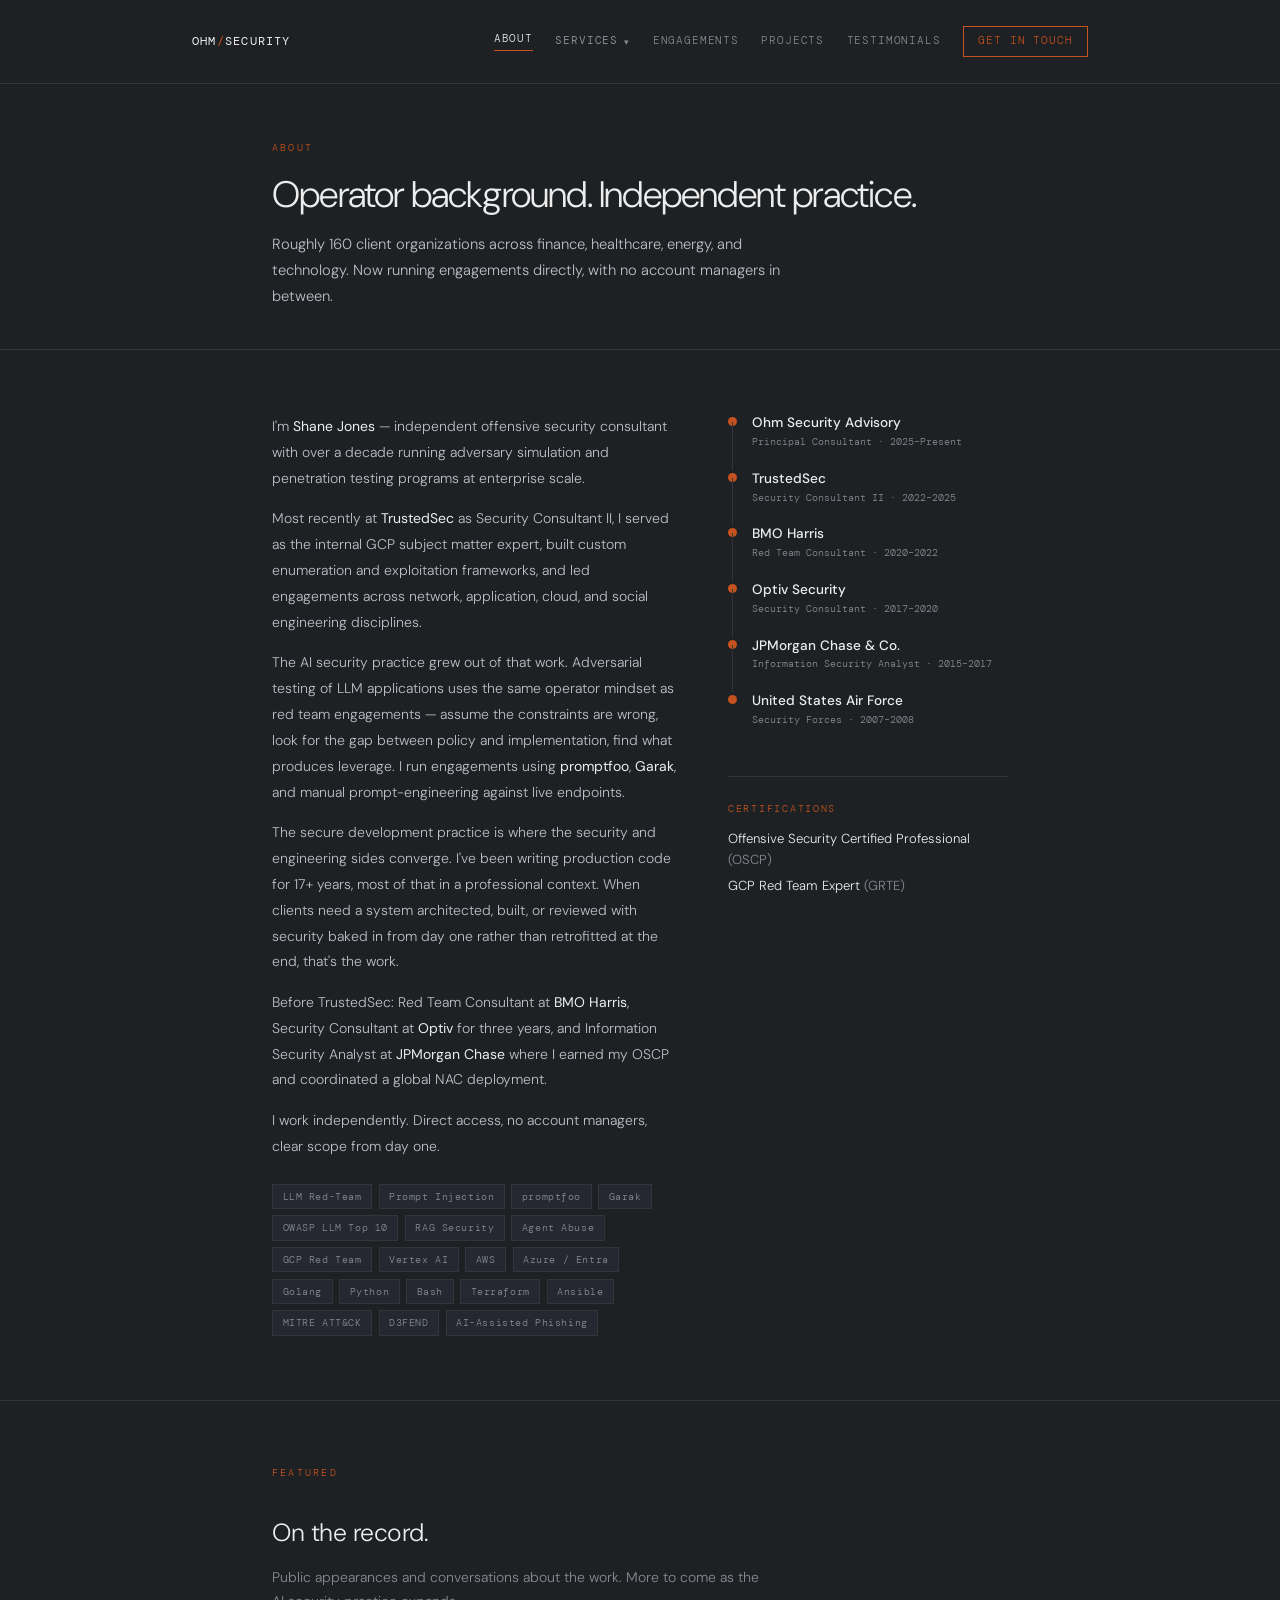
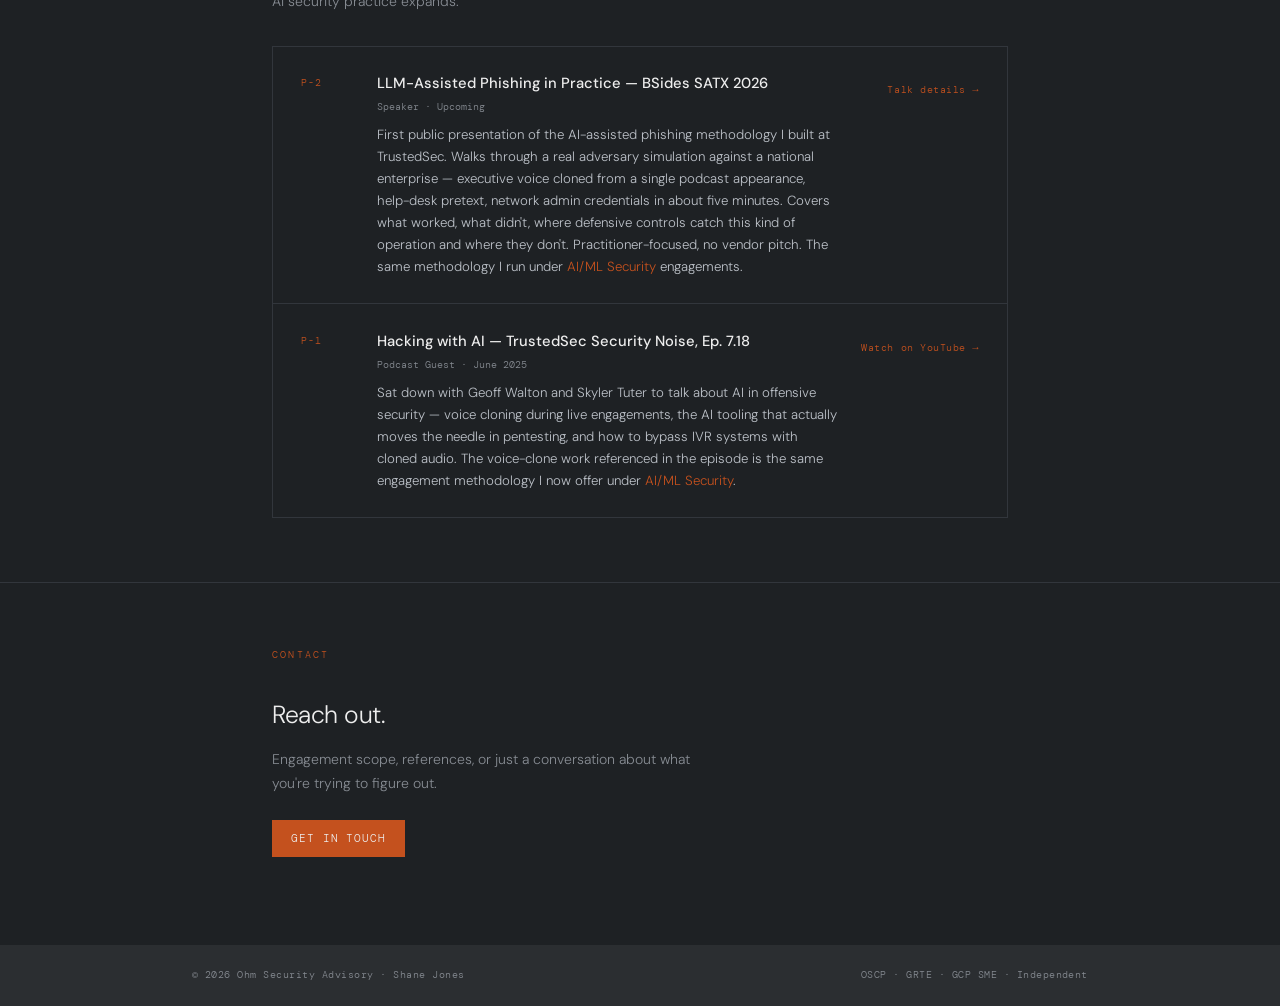
<file: about.html>
<!DOCTYPE html>
<html lang="en">
<head>
  <meta charset="UTF-8">
  <meta name="viewport" content="width=device-width, initial-scale=1.0">
  <meta name="theme-color" content="#1e2124">
  <meta name="author" content="Shane Jones">
  <meta name="robots" content="index, follow, max-image-preview:large">

  <title>About Shane Jones — Independent Offensive Security Consultant | Ohm Security Advisory</title>
  <meta name="description" content="Shane Jones — independent offensive security consultant. 10+ years adversary simulation across 160+ enterprise engagements. Former TrustedSec, BMO, Optiv, JPMorgan. OSCP · GRTE · GCP SME.">
  <meta name="keywords" content="Shane Jones, offensive security consultant, security consultant Austin, GCP red team, OSCP, GRTE, TrustedSec, AI security consultant">

  <link rel="canonical" href="https://ohmsecurityadvisory.com/about.html">

  <meta property="og:type" content="profile">
  <meta property="og:site_name" content="Ohm Security Advisory">
  <meta property="og:title" content="About Shane Jones — Independent Offensive Security Consultant">
  <meta property="og:description" content="10+ years adversary simulation across 160+ enterprise engagements. Former TrustedSec, BMO, Optiv, JPMorgan. OSCP · GRTE · GCP SME.">
  <meta property="og:url" content="https://ohmsecurityadvisory.com/about.html">
  <meta property="og:image" content="https://ohmsecurityadvisory.com/og-image.png">
  <meta property="og:image:width" content="1200">
  <meta property="og:image:height" content="630">
  <meta property="og:locale" content="en_US">
  <meta property="profile:first_name" content="Shane">
  <meta property="profile:last_name" content="Jones">

  <meta name="twitter:card" content="summary_large_image">
  <meta name="twitter:title" content="About Shane Jones — Independent Offensive Security Consultant">
  <meta name="twitter:description" content="10+ years adversary simulation. Former TrustedSec GCP SME. OSCP · GRTE.">
  <meta name="twitter:image" content="https://ohmsecurityadvisory.com/og-image.png">

  <link rel="icon" type="image/svg+xml" href="favicon.svg">

  <link rel="preconnect" href="https://fonts.googleapis.com">
  <link rel="preconnect" href="https://fonts.gstatic.com" crossorigin>
  <link href="https://fonts.googleapis.com/css2?family=DM+Mono:wght@300;400;500&family=DM+Sans:ital,wght@0,300;0,400;0,500;1,300&display=swap" rel="stylesheet">
  <link rel="stylesheet" href="styles.css">

  <script type="application/ld+json">
  {
    "@context": "https://schema.org",
    "@graph": [
      {
        "@type": "ProfilePage",
        "mainEntity": {
          "@id": "https://ohmsecurityadvisory.com/about.html#shane",
          "@type": "Person",
          "name": "Shane Jones",
          "jobTitle": "Principal Security Consultant",
          "description": "Independent offensive security consultant with 10+ years of experience in adversary simulation, penetration testing, and cloud security across roughly 160 enterprise engagements.",
          "url": "https://ohmsecurityadvisory.com/about.html",
          "image": "https://ohmsecurityadvisory.com/og-image.png",
          "worksFor": {
            "@type": "ProfessionalService",
            "name": "Ohm Security Advisory",
            "url": "https://ohmsecurityadvisory.com/"
          },
          "alumniOf": [
            { "@type": "Organization", "name": "TrustedSec" },
            { "@type": "Organization", "name": "BMO Harris" },
            { "@type": "Organization", "name": "Optiv Security" },
            { "@type": "Organization", "name": "JPMorgan Chase" },
            { "@type": "Organization", "name": "United States Air Force" }
          ],
          "knowsAbout": [
            "AI Security", "LLM Red Teaming", "Prompt Injection", "RAG Security",
            "GCP Red Team", "Vertex AI Security", "AWS Security", "Azure Security",
            "Identity and Access Management", "Penetration Testing", "Adversary Simulation",
            "Secure Software Development", "Threat Modeling", "OWASP LLM Top 10"
          ],
          "hasCredential": [
            { "@type": "EducationalOccupationalCredential", "name": "Offensive Security Certified Professional (OSCP)" },
            { "@type": "EducationalOccupationalCredential", "name": "GCP Red Team Expert (GRTE)" }
          ],
          "sameAs": [
            "https://www.linkedin.com/in/ohmsecurities/"
          ]
        }
      },
      {
        "@type": "Event",
        "name": "LLM-Assisted Phishing in Practice",
        "description": "First public presentation of the AI-assisted phishing methodology built at TrustedSec. Walks through a real adversary simulation against a national enterprise — cloned executive voice, help-desk pretext, network admin credentials in about five minutes. Covers what worked, what didn't, and what defenders should change.",
        "startDate": "TBD-FILL-WHEN-CONFIRMED",
        "eventStatus": "https://schema.org/EventScheduled",
        "eventAttendanceMode": "https://schema.org/OfflineEventAttendanceMode",
        "location": {
          "@type": "Place",
          "name": "BSides San Antonio 2026",
          "address": {
            "@type": "PostalAddress",
            "addressLocality": "San Antonio",
            "addressRegion": "TX",
            "addressCountry": "US"
          }
        },
        "performer": { "@id": "https://ohmsecurityadvisory.com/about.html#shane" },
        "organizer": { "@type": "Organization", "name": "BSides San Antonio", "url": "https://bsidessatx.com/" }
      }
    ]
  }
  </script>
</head>
<body>

  <nav>
    <div class="container-wide">
      <a href="index.html" class="logo">OHM<span>/</span>SECURITY</a>
      <button class="nav-toggle" aria-expanded="false" aria-controls="primary-nav">Menu</button>
      <div class="nav-links" id="primary-nav">
        <a href="about.html" class="active">About</a>
        <div class="nav-dropdown">
          <button class="nav-dropdown-trigger" aria-expanded="false" aria-haspopup="true">Services <span class="caret">▾</span></button>
          <div class="nav-dropdown-menu">
            <a href="cloud-security.html">Cloud Security</a>
            <a href="ai-ml-security.html">AI/ML Security</a>
            <a href="secure-development.html">Secure Development</a>
          </div>
        </div>
        <a href="engagements.html">Engagements</a>
        <a href="projects.html">Projects</a>
        <a href="testimonials.html">Testimonials</a>
        <a href="contact.html" class="nav-cta">Get in touch</a>
      </div>
    </div>
  </nav>

  <main>

    <header class="page-header">
      <div class="container">
        <div class="eyebrow">About</div>
        <h1>Operator background. Independent practice.</h1>
        <p>Roughly 160 client organizations across finance, healthcare, energy, and technology. Now running engagements directly, with no account managers in between.</p>
      </div>
    </header>

    <section class="section">
      <div class="section-pad">
        <div class="container">
          <div class="about-cols">
            <div>
              <div class="about-copy">
                <p>I'm <strong>Shane Jones</strong> — independent offensive security consultant with over a decade running adversary simulation and penetration testing programs at enterprise scale.</p>
                <p>Most recently at <strong>TrustedSec</strong> as Security Consultant II, I served as the internal GCP subject matter expert, built custom enumeration and exploitation frameworks, and led engagements across network, application, cloud, and social engineering disciplines.</p>
                <p>The AI security practice grew out of that work. Adversarial testing of LLM applications uses the same operator mindset as red team engagements — assume the constraints are wrong, look for the gap between policy and implementation, find what produces leverage. I run engagements using <strong>promptfoo</strong>, <strong>Garak</strong>, and manual prompt-engineering against live endpoints.</p>
                <p>The secure development practice is where the security and engineering sides converge. I've been writing production code for 17+ years, most of that in a professional context. When clients need a system architected, built, or reviewed with security baked in from day one rather than retrofitted at the end, that's the work.</p>
                <p>Before TrustedSec: Red Team Consultant at <strong>BMO Harris</strong>, Security Consultant at <strong>Optiv</strong> for three years, and Information Security Analyst at <strong>JPMorgan Chase</strong> where I earned my OSCP and coordinated a global NAC deployment.</p>
                <p>I work independently. Direct access, no account managers, clear scope from day one.</p>
              </div>
              <div class="skills">
                <span class="skill">LLM Red-Team</span>
                <span class="skill">Prompt Injection</span>
                <span class="skill">promptfoo</span>
                <span class="skill">Garak</span>
                <span class="skill">OWASP LLM Top 10</span>
                <span class="skill">RAG Security</span>
                <span class="skill">Agent Abuse</span>
                <span class="skill">GCP Red Team</span>
                <span class="skill">Vertex AI</span>
                <span class="skill">AWS</span>
                <span class="skill">Azure / Entra</span>
                <span class="skill">Golang</span>
                <span class="skill">Python</span>
                <span class="skill">Bash</span>
                <span class="skill">Terraform</span>
                <span class="skill">Ansible</span>
                <span class="skill">MITRE ATT&amp;CK</span>
                <span class="skill">D3FEND</span>
                <span class="skill">AI-Assisted Phishing</span>
              </div>
            </div>
            <div>
              <div class="timeline">
                <div class="tl-item">
                  <div class="tl-dot"></div>
                  <div><div class="tl-co">Ohm Security Advisory</div><div class="tl-role">Principal Consultant · 2025–Present</div></div>
                </div>
                <div class="tl-item">
                  <div class="tl-dot"></div>
                  <div><div class="tl-co">TrustedSec</div><div class="tl-role">Security Consultant II · 2022–2025</div></div>
                </div>
                <div class="tl-item">
                  <div class="tl-dot"></div>
                  <div><div class="tl-co">BMO Harris</div><div class="tl-role">Red Team Consultant · 2020–2022</div></div>
                </div>
                <div class="tl-item">
                  <div class="tl-dot"></div>
                  <div><div class="tl-co">Optiv Security</div><div class="tl-role">Security Consultant · 2017–2020</div></div>
                </div>
                <div class="tl-item">
                  <div class="tl-dot"></div>
                  <div><div class="tl-co">JPMorgan Chase &amp; Co.</div><div class="tl-role">Information Security Analyst · 2015–2017</div></div>
                </div>
                <div class="tl-item">
                  <div class="tl-dot"></div>
                  <div><div class="tl-co">United States Air Force</div><div class="tl-role">Security Forces · 2007–2008</div></div>
                </div>
              </div>
              <div class="certs-block">
                <div class="certs-label">Certifications</div>
                <div class="cert-line">Offensive Security Certified Professional <span>(OSCP)</span></div>
                <div class="cert-line">GCP Red Team Expert <span>(GRTE)</span></div>
              </div>
            </div>
          </div>
        </div>
      </div>
    </section>

    <!-- Featured / Media -->
    <section class="section">
      <div class="section-pad">
        <div class="container">
          <div class="eyebrow">Featured</div>
          <h2>On the record.</h2>
          <p class="lead">Public appearances and conversations about the work. More to come as the AI security practice expands.</p>

          <div class="tiers">
            <div class="tier">
              <div class="tier-id">P-2</div>
              <div>
                <div class="tier-name">LLM-Assisted Phishing in Practice — BSides SATX 2026</div>
                <div class="tier-eta">Speaker · Upcoming</div>
                <div class="tier-copy">First public presentation of the AI-assisted phishing methodology I built at TrustedSec. Walks through a real adversary simulation against a national enterprise — executive voice cloned from a single podcast appearance, help-desk pretext, network admin credentials in about five minutes. Covers what worked, what didn't, where defensive controls catch this kind of operation and where they don't. Practitioner-focused, no vendor pitch. The same methodology I run under <a href="ai-ml-security.html" style="color:var(--orange);text-decoration:none">AI/ML Security</a> engagements.</div>
              </div>
              <div class="tier-rate">
                <a href="bsides-satx.html">Talk details →</a>
              </div>
            </div>
            <div class="tier">
              <div class="tier-id">P-1</div>
              <div>
                <div class="tier-name">Hacking with AI — TrustedSec Security Noise, Ep. 7.18</div>
                <div class="tier-eta">Podcast Guest · June 2025</div>
                <div class="tier-copy">Sat down with Geoff Walton and Skyler Tuter to talk about AI in offensive security — voice cloning during live engagements, the AI tooling that actually moves the needle in pentesting, and how to bypass IVR systems with cloned audio. The voice-clone work referenced in the episode is the same engagement methodology I now offer under <a href="ai-ml-security.html" style="color:var(--orange);text-decoration:none">AI/ML Security</a>.</div>
              </div>
              <div class="tier-rate">
                <a href="https://www.youtube.com/watch?v=xplWLeSj5iU" target="_blank" rel="noopener">Watch on YouTube →</a>
              </div>
            </div>
          </div>
        </div>
      </div>
    </section>

    <!-- Contact CTA -->
    <section class="contact-section">
      <div class="contact-pad">
        <div class="container">
          <div class="eyebrow">Contact</div>
          <h2>Reach out.</h2>
          <p style="font-size:0.875rem;color:var(--muted);max-width:420px;line-height:1.75;margin-bottom:1.5rem">
            Engagement scope, references, or just a conversation about what you're trying to figure out.
          </p>
          <a href="contact.html" class="btn btn-solid">Get in touch</a>
        </div>
      </div>
    </section>

  </main>

  <footer>
    <div class="container-wide">
      <span class="fc">© <span class="copyright-year">2026</span> Ohm Security Advisory · Shane Jones</span>
      <span class="fc">OSCP · GRTE · GCP SME · Independent</span>
    </div>
  </footer>

  <script src="nav.js"></script>
</body>
</html>
</file>
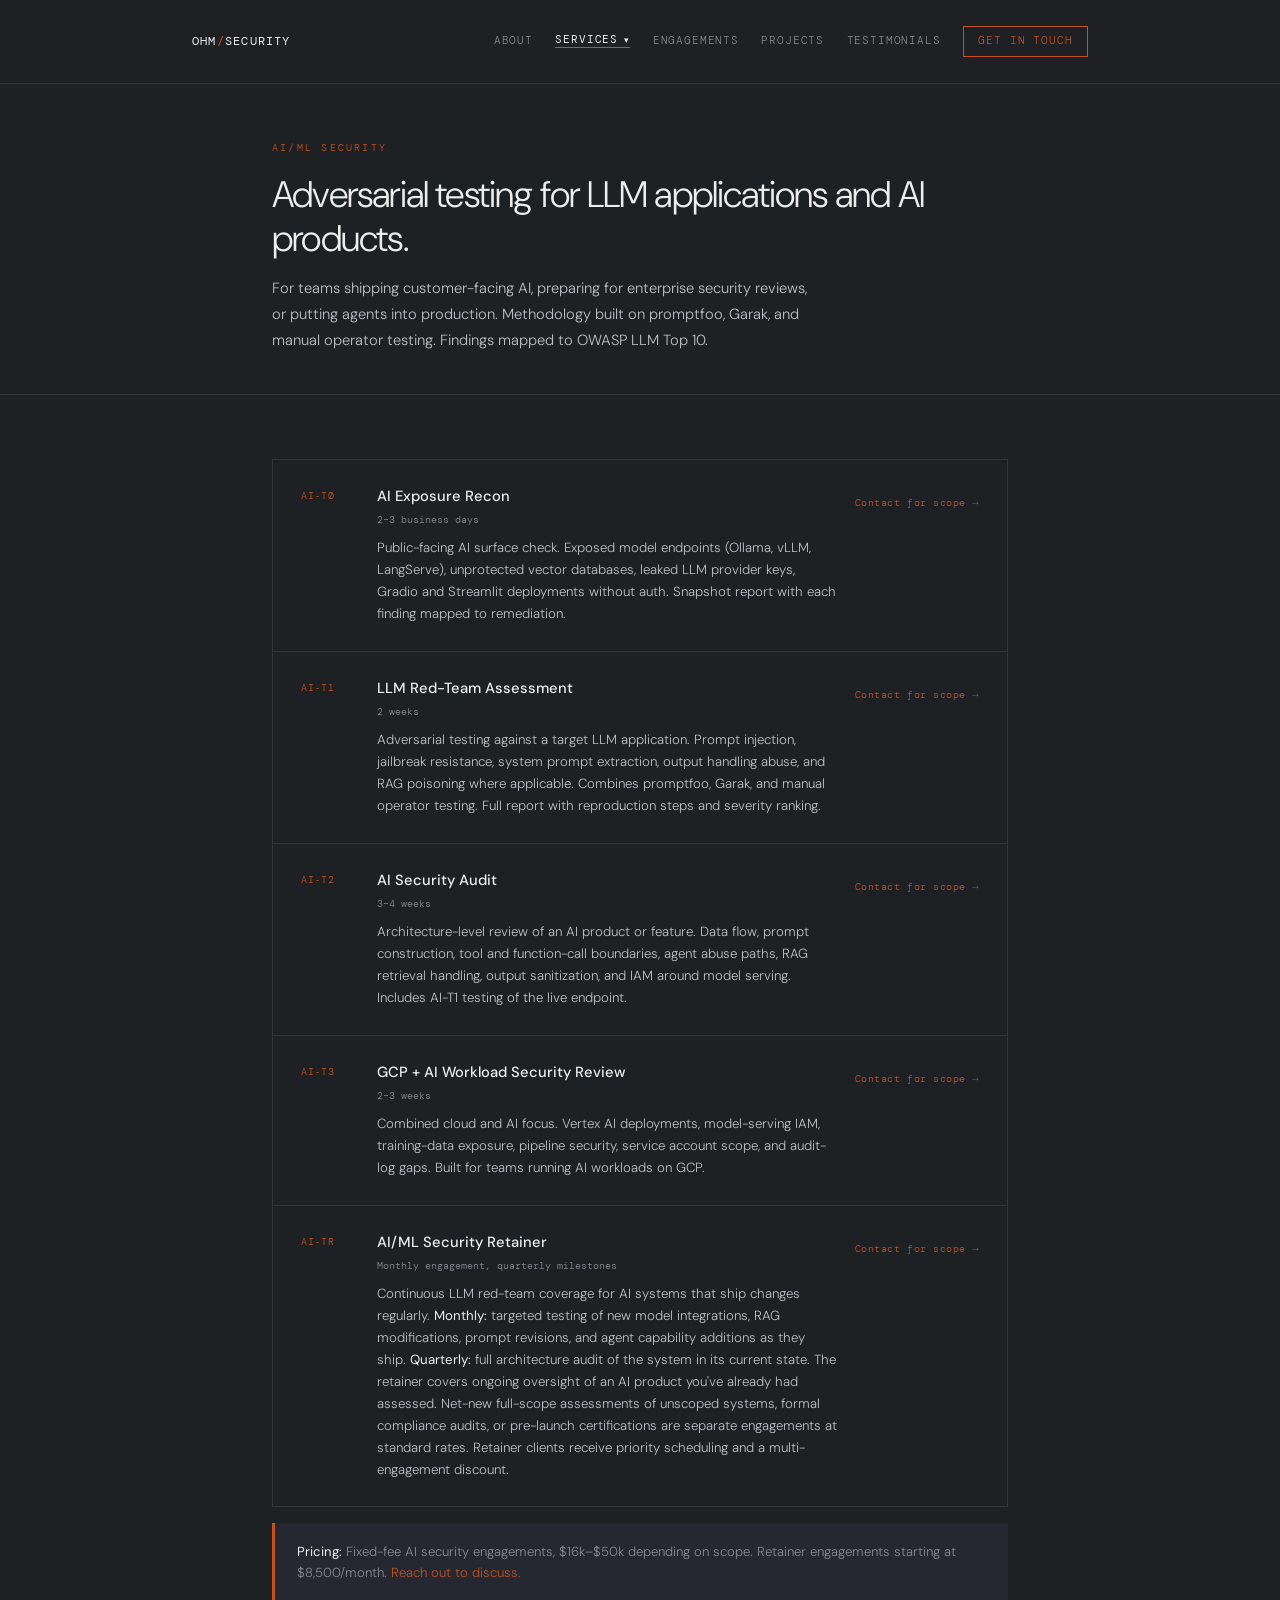
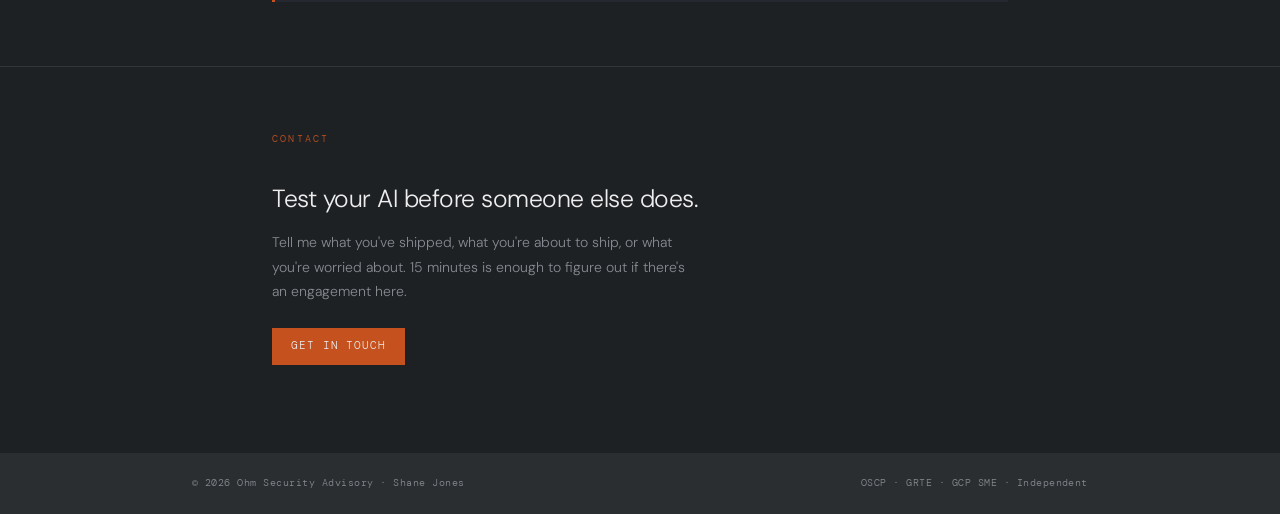
<file: ai-ml-security.html>
<!DOCTYPE html>
<html lang="en">
<head>
  <meta charset="UTF-8">
  <meta name="viewport" content="width=device-width, initial-scale=1.0">
  <meta name="theme-color" content="#1e2124">
  <meta name="author" content="Shane Jones">
  <meta name="robots" content="index, follow, max-image-preview:large">

  <title>AI/ML Security Consulting — LLM Red Team, Prompt Injection Testing, AI Audits | Ohm Security Advisory</title>
  <meta name="description" content="AI/ML security consulting and LLM red-teaming. Prompt injection testing, RAG poisoning, agent abuse, and architecture audits. Built on promptfoo, Garak, and manual operator testing. OWASP LLM Top 10.">
  <meta name="keywords" content="AI security consultant, LLM red team, LLM security testing, prompt injection, RAG security, AI penetration testing, AI security audit, OWASP LLM Top 10, Vertex AI security, agent security">

  <link rel="canonical" href="https://ohmsecurityadvisory.com/ai-ml-security.html">

  <meta property="og:type" content="website">
  <meta property="og:site_name" content="Ohm Security Advisory">
  <meta property="og:title" content="AI/ML Security Consulting — LLM Red Team &amp; AI Security Audits">
  <meta property="og:description" content="Adversarial testing for LLM applications. Prompt injection, jailbreak resistance, RAG poisoning, agent abuse. promptfoo, Garak, manual operator testing.">
  <meta property="og:url" content="https://ohmsecurityadvisory.com/ai-ml-security.html">
  <meta property="og:image" content="https://ohmsecurityadvisory.com/og-image.png">
  <meta property="og:image:width" content="1200">
  <meta property="og:image:height" content="630">
  <meta property="og:locale" content="en_US">

  <meta name="twitter:card" content="summary_large_image">
  <meta name="twitter:title" content="AI/ML Security Consulting — LLM Red Team &amp; AI Security Audits">
  <meta name="twitter:description" content="Prompt injection, RAG poisoning, agent abuse. promptfoo, Garak, manual operator testing.">
  <meta name="twitter:image" content="https://ohmsecurityadvisory.com/og-image.png">

  <link rel="icon" type="image/svg+xml" href="favicon.svg">

  <link rel="preconnect" href="https://fonts.googleapis.com">
  <link rel="preconnect" href="https://fonts.gstatic.com" crossorigin>
  <link href="https://fonts.googleapis.com/css2?family=DM+Mono:wght@300;400;500&family=DM+Sans:ital,wght@0,300;0,400;0,500;1,300&display=swap" rel="stylesheet">
  <link rel="stylesheet" href="styles.css">

  <script type="application/ld+json">
  {
    "@context": "https://schema.org",
    "@type": "Service",
    "serviceType": "AI/ML Security Consulting",
    "name": "AI/ML Security Engagements",
    "description": "Adversarial testing for LLM applications and AI products. Prompt injection, jailbreak resistance, system prompt extraction, RAG poisoning, agent abuse, and architecture audits. Methodology built on promptfoo, Garak, and manual operator testing. Findings mapped to OWASP LLM Top 10.",
    "url": "https://ohmsecurityadvisory.com/ai-ml-security.html",
    "provider": {
      "@type": "ProfessionalService",
      "name": "Ohm Security Advisory",
      "url": "https://ohmsecurityadvisory.com/"
    },
    "areaServed": { "@type": "Country", "name": "United States" },
    "offers": [
      { "@type": "Offer", "name": "AI Exposure Recon (AI-T0)", "description": "Public-facing AI surface check, 2–3 business days." },
      { "@type": "Offer", "name": "LLM Red-Team Assessment (AI-T1)", "description": "Adversarial testing of an LLM application, 2 weeks." },
      { "@type": "Offer", "name": "AI Security Audit (AI-T2)", "description": "Architecture-level review of an AI product, 3–4 weeks." },
      { "@type": "Offer", "name": "GCP + AI Workload Security Review (AI-T3)", "description": "Combined cloud and AI focus, 2–3 weeks." },
      { "@type": "Offer", "name": "AI/ML Security Retainer", "description": "Monthly engagement with quarterly architecture audits." }
    ]
  }
  </script>
</head>
<body>

  <nav>
    <div class="container-wide">
      <a href="index.html" class="logo">OHM<span>/</span>SECURITY</a>
      <button class="nav-toggle" aria-expanded="false" aria-controls="primary-nav">Menu</button>
      <div class="nav-links" id="primary-nav">
        <a href="about.html">About</a>
        <div class="nav-dropdown">
          <button class="nav-dropdown-trigger active" aria-expanded="false" aria-haspopup="true">Services <span class="caret">▾</span></button>
          <div class="nav-dropdown-menu">
            <a href="cloud-security.html">Cloud Security</a>
            <a href="ai-ml-security.html" class="active">AI/ML Security</a>
            <a href="secure-development.html">Secure Development</a>
          </div>
        </div>
        <a href="engagements.html">Engagements</a>
        <a href="projects.html">Projects</a>
        <a href="testimonials.html">Testimonials</a>
        <a href="contact.html" class="nav-cta">Get in touch</a>
      </div>
    </div>
  </nav>

  <main>

    <header class="page-header">
      <div class="container">
        <div class="eyebrow">AI/ML Security</div>
        <h1>Adversarial testing for LLM applications and AI products.</h1>
        <p>For teams shipping customer-facing AI, preparing for enterprise security reviews, or putting agents into production. Methodology built on promptfoo, Garak, and manual operator testing. Findings mapped to OWASP LLM Top 10.</p>
      </div>
    </header>

    <section class="section">
      <div class="section-pad">
        <div class="container">
          <div class="tiers">
            <div class="tier">
              <div class="tier-id">AI&#8209;T0</div>
              <div>
                <div class="tier-name">AI Exposure Recon</div>
                <div class="tier-eta">2–3 business days</div>
                <div class="tier-copy">Public-facing AI surface check. Exposed model endpoints (Ollama, vLLM, LangServe), unprotected vector databases, leaked LLM provider keys, Gradio and Streamlit deployments without auth. Snapshot report with each finding mapped to remediation.</div>
              </div>
              <div class="tier-rate"><a href="contact.html">Contact for scope →</a></div>
            </div>
            <div class="tier">
              <div class="tier-id">AI&#8209;T1</div>
              <div>
                <div class="tier-name">LLM Red-Team Assessment</div>
                <div class="tier-eta">2 weeks</div>
                <div class="tier-copy">Adversarial testing against a target LLM application. Prompt injection, jailbreak resistance, system prompt extraction, output handling abuse, and RAG poisoning where applicable. Combines promptfoo, Garak, and manual operator testing. Full report with reproduction steps and severity ranking.</div>
              </div>
              <div class="tier-rate"><a href="contact.html">Contact for scope →</a></div>
            </div>
            <div class="tier">
              <div class="tier-id">AI&#8209;T2</div>
              <div>
                <div class="tier-name">AI Security Audit</div>
                <div class="tier-eta">3–4 weeks</div>
                <div class="tier-copy">Architecture-level review of an AI product or feature. Data flow, prompt construction, tool and function-call boundaries, agent abuse paths, RAG retrieval handling, output sanitization, and IAM around model serving. Includes AI-T1 testing of the live endpoint.</div>
              </div>
              <div class="tier-rate"><a href="contact.html">Contact for scope →</a></div>
            </div>
            <div class="tier">
              <div class="tier-id">AI&#8209;T3</div>
              <div>
                <div class="tier-name">GCP + AI Workload Security Review</div>
                <div class="tier-eta">2–3 weeks</div>
                <div class="tier-copy">Combined cloud and AI focus. Vertex AI deployments, model-serving IAM, training-data exposure, pipeline security, service account scope, and audit-log gaps. Built for teams running AI workloads on GCP.</div>
              </div>
              <div class="tier-rate"><a href="contact.html">Contact for scope →</a></div>
            </div>
            <div class="tier">
              <div class="tier-id">AI&#8209;TR</div>
              <div>
                <div class="tier-name">AI/ML Security Retainer</div>
                <div class="tier-eta">Monthly engagement, quarterly milestones</div>
                <div class="tier-copy">Continuous LLM red-team coverage for AI systems that ship changes regularly. <strong style="color:var(--offwhite);font-weight:400">Monthly:</strong> targeted testing of new model integrations, RAG modifications, prompt revisions, and agent capability additions as they ship. <strong style="color:var(--offwhite);font-weight:400">Quarterly:</strong> full architecture audit of the system in its current state. The retainer covers ongoing oversight of an AI product you've already had assessed. Net-new full-scope assessments of unscoped systems, formal compliance audits, or pre-launch certifications are separate engagements at standard rates. Retainer clients receive priority scheduling and a multi-engagement discount.</div>
              </div>
              <div class="tier-rate"><a href="contact.html">Contact for scope →</a></div>
            </div>
          </div>
          <div class="callout" style="border-left-color:var(--orange)">
            <strong>Pricing:</strong> Fixed-fee AI security engagements, $16k–$50k depending on scope. Retainer engagements starting at $8,500/month. <a href="contact.html">Reach out to discuss.</a>
          </div>
        </div>
      </div>
    </section>

    <!-- Contact CTA -->
    <section class="contact-section">
      <div class="contact-pad">
        <div class="container">
          <div class="eyebrow">Contact</div>
          <h2>Test your AI before someone else does.</h2>
          <p style="font-size:0.875rem;color:var(--muted);max-width:420px;line-height:1.75;margin-bottom:1.5rem">
            Tell me what you've shipped, what you're about to ship, or what you're worried about. 15 minutes is enough to figure out if there's an engagement here.
          </p>
          <a href="contact.html" class="btn btn-solid">Get in touch</a>
        </div>
      </div>
    </section>

  </main>

  <footer>
    <div class="container-wide">
      <span class="fc">© <span class="copyright-year">2026</span> Ohm Security Advisory · Shane Jones</span>
      <span class="fc">OSCP · GRTE · GCP SME · Independent</span>
    </div>
  </footer>

  <script src="nav.js"></script>
</body>
</html>
</file>
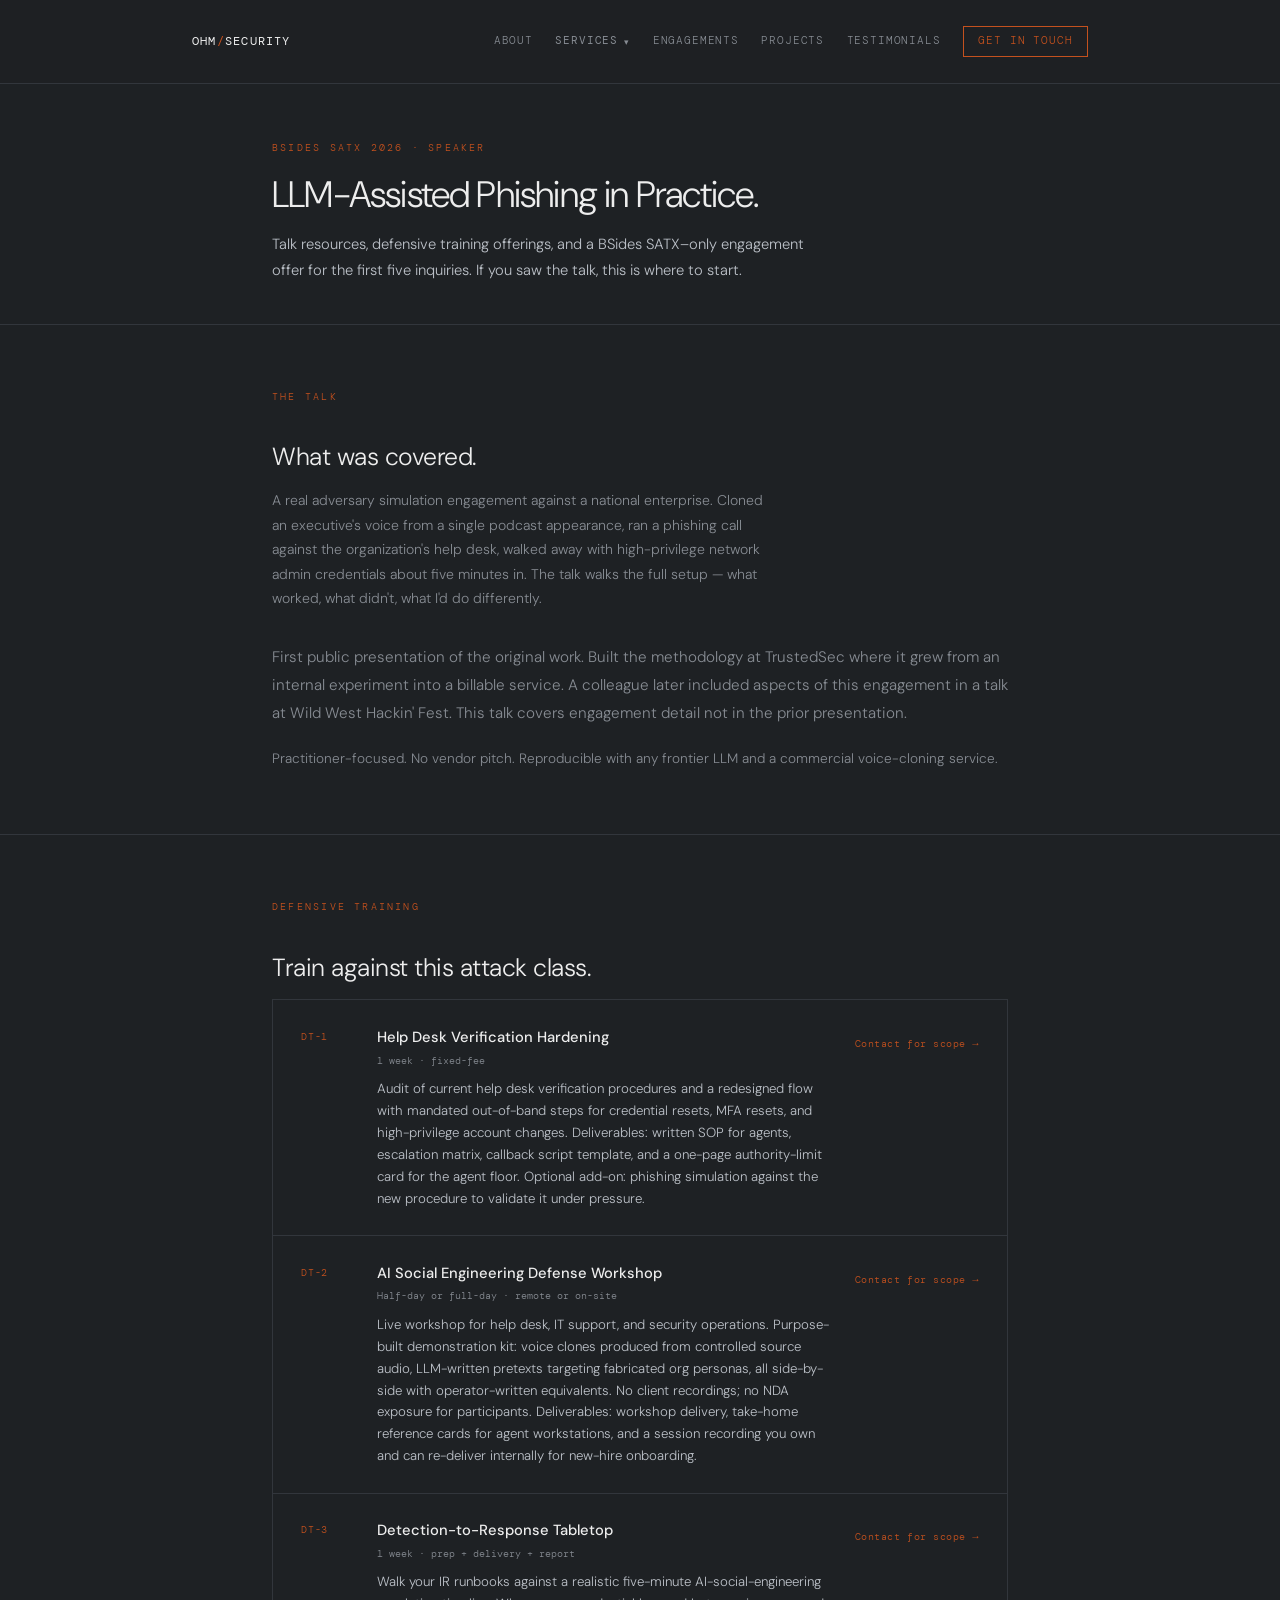
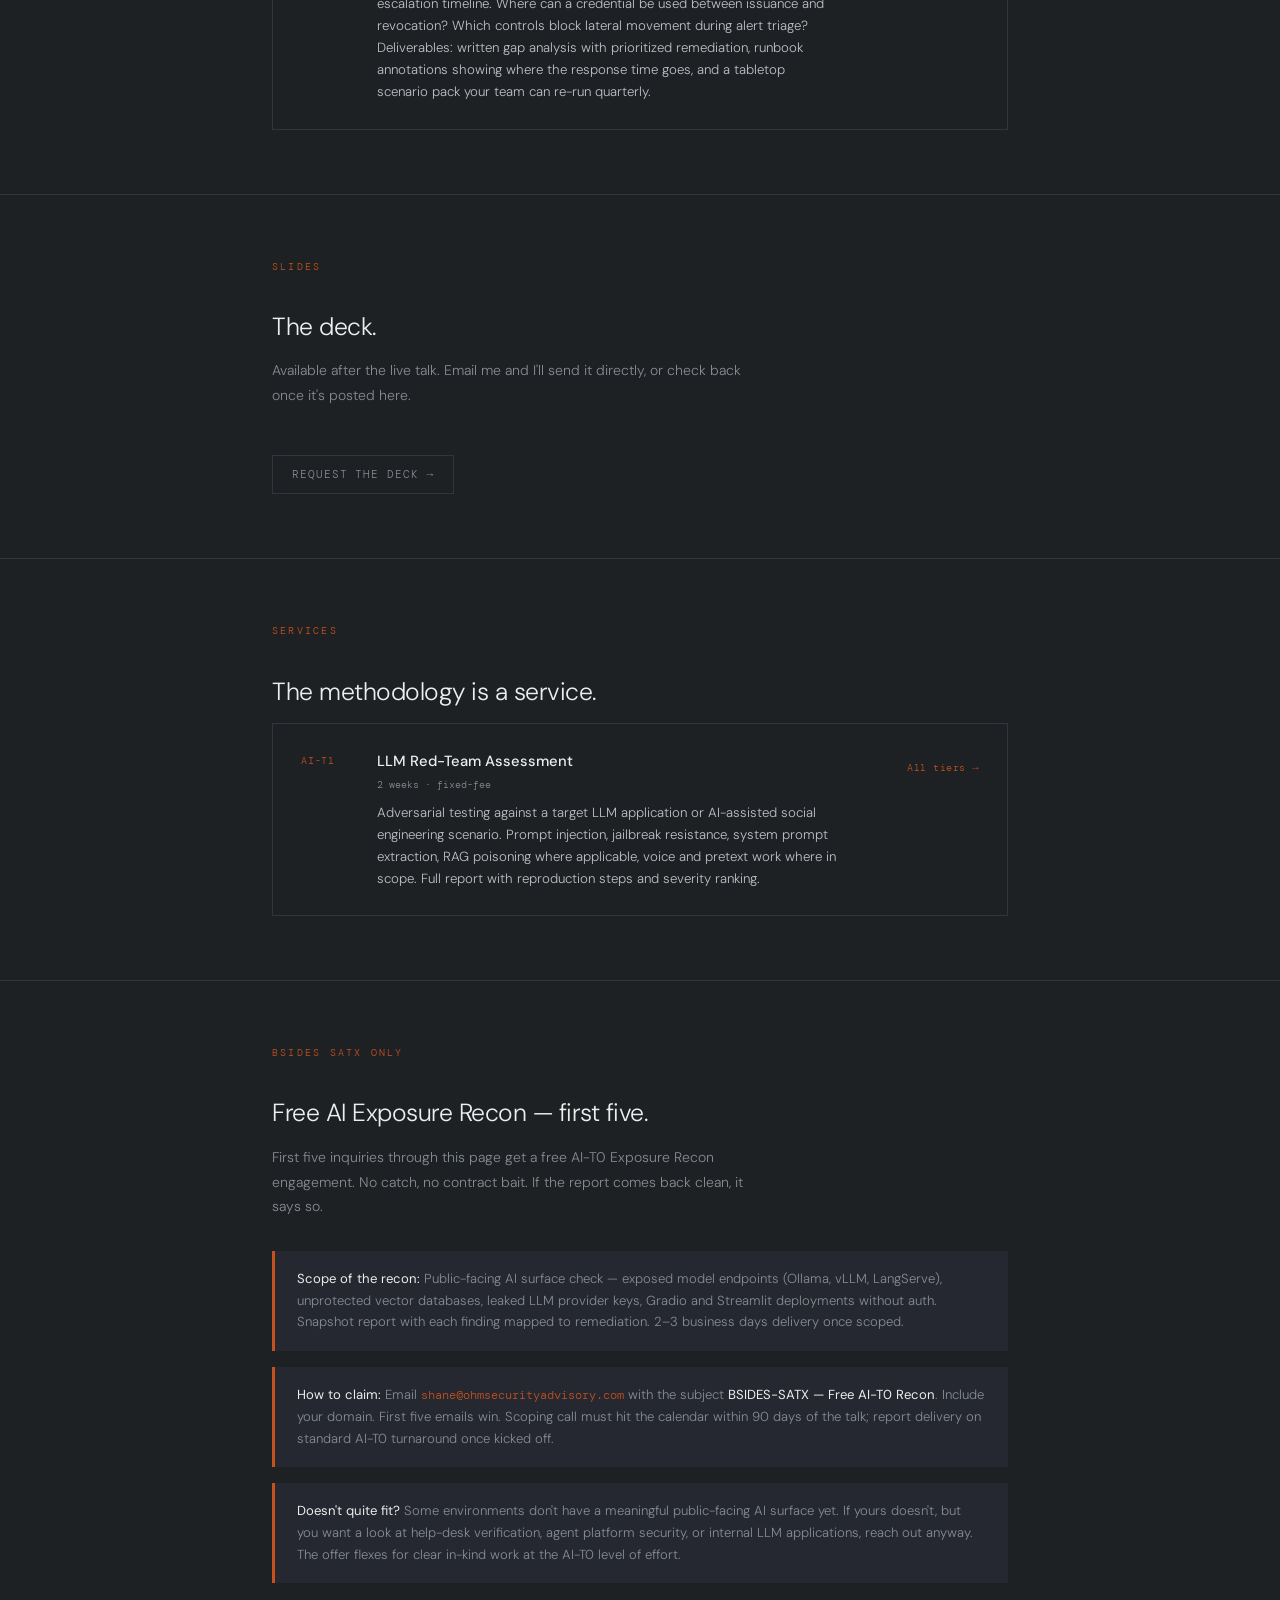
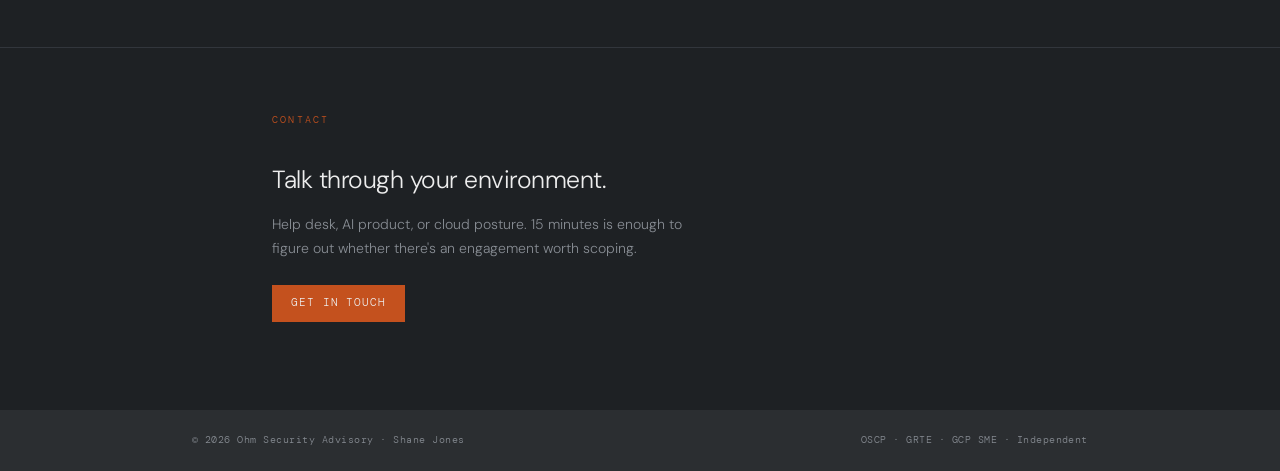
<file: bsides-satx.html>
<!DOCTYPE html>
<html lang="en">
<head>
  <meta charset="UTF-8">
  <meta name="viewport" content="width=device-width, initial-scale=1.0">
  <meta name="theme-color" content="#1e2124">
  <meta name="author" content="Shane Jones">
  <meta name="robots" content="index, follow, max-image-preview:large">

  <title>BSides SATX 2026 — LLM-Assisted Phishing in Practice | Ohm Security Advisory</title>
  <meta name="description" content="Talk resources for LLM-Assisted Phishing in Practice — Shane Jones at BSides San Antonio 2026. Defender takeaways, slides, and a BSides-only AI exposure recon offer for the first five inquiries.">
  <meta name="keywords" content="BSides SATX, BSides San Antonio, LLM phishing, AI voice cloning, AI-assisted social engineering, Shane Jones, Ohm Security Advisory, AI red team">

  <link rel="canonical" href="https://ohmsecurityadvisory.com/bsides-satx.html">

  <meta property="og:type" content="article">
  <meta property="og:site_name" content="Ohm Security Advisory">
  <meta property="og:title" content="BSides SATX 2026 — LLM-Assisted Phishing in Practice">
  <meta property="og:description" content="Real engagement walkthrough. Cloned executive voice, help-desk pretext, network admin credentials in five minutes. Defender takeaways and a BSides-only engagement offer.">
  <meta property="og:url" content="https://ohmsecurityadvisory.com/bsides-satx.html">
  <meta property="og:image" content="https://ohmsecurityadvisory.com/og-image.png">
  <meta property="og:image:width" content="1200">
  <meta property="og:image:height" content="630">
  <meta property="og:locale" content="en_US">

  <meta name="twitter:card" content="summary_large_image">
  <meta name="twitter:title" content="BSides SATX 2026 — LLM-Assisted Phishing in Practice">
  <meta name="twitter:description" content="Cloned executive voice, help-desk pretext, network admin credentials in five minutes. Defender takeaways and a BSides-only offer.">
  <meta name="twitter:image" content="https://ohmsecurityadvisory.com/og-image.png">

  <link rel="icon" type="image/svg+xml" href="favicon.svg">

  <link rel="preconnect" href="https://fonts.googleapis.com">
  <link rel="preconnect" href="https://fonts.gstatic.com" crossorigin>
  <link href="https://fonts.googleapis.com/css2?family=DM+Mono:wght@300;400;500&family=DM+Sans:ital,wght@0,300;0,400;0,500;1,300&display=swap" rel="stylesheet">
  <link rel="stylesheet" href="styles.css">

  <script type="application/ld+json">
  {
    "@context": "https://schema.org",
    "@graph": [
      {
        "@type": "WebPage",
        "@id": "https://ohmsecurityadvisory.com/bsides-satx.html",
        "name": "BSides SATX 2026 — LLM-Assisted Phishing in Practice",
        "description": "Talk resources, defender takeaways, and a BSides SATX-only engagement offer.",
        "url": "https://ohmsecurityadvisory.com/bsides-satx.html"
      },
      {
        "@type": "Event",
        "name": "LLM-Assisted Phishing in Practice",
        "description": "First public presentation of the AI-assisted phishing methodology built at TrustedSec. Walks through a real adversary simulation against a national enterprise — cloned executive voice, help-desk pretext, network admin credentials in about five minutes.",
        "startDate": "TBD-FILL-WHEN-CONFIRMED",
        "eventStatus": "https://schema.org/EventScheduled",
        "eventAttendanceMode": "https://schema.org/OfflineEventAttendanceMode",
        "location": {
          "@type": "Place",
          "name": "BSides San Antonio 2026",
          "address": {
            "@type": "PostalAddress",
            "addressLocality": "San Antonio",
            "addressRegion": "TX",
            "addressCountry": "US"
          }
        },
        "performer": {
          "@type": "Person",
          "name": "Shane Jones",
          "url": "https://ohmsecurityadvisory.com/about.html"
        },
        "organizer": { "@type": "Organization", "name": "BSides San Antonio", "url": "https://bsidessatx.com/" }
      }
    ]
  }
  </script>
</head>
<body>

  <nav>
    <div class="container-wide">
      <a href="index.html" class="logo">OHM<span>/</span>SECURITY</a>
      <button class="nav-toggle" aria-expanded="false" aria-controls="primary-nav">Menu</button>
      <div class="nav-links" id="primary-nav">
        <a href="about.html">About</a>
        <div class="nav-dropdown">
          <button class="nav-dropdown-trigger" aria-expanded="false" aria-haspopup="true">Services <span class="caret">▾</span></button>
          <div class="nav-dropdown-menu">
            <a href="cloud-security.html">Cloud Security</a>
            <a href="ai-ml-security.html">AI/ML Security</a>
            <a href="secure-development.html">Secure Development</a>
          </div>
        </div>
        <a href="engagements.html">Engagements</a>
        <a href="projects.html">Projects</a>
        <a href="testimonials.html">Testimonials</a>
        <a href="contact.html" class="nav-cta">Get in touch</a>
      </div>
    </div>
  </nav>

  <main>

    <header class="page-header">
      <div class="container">
        <div class="eyebrow">BSides SATX 2026 · Speaker</div>
        <h1>LLM-Assisted Phishing in Practice.</h1>
        <p>Talk resources, defensive training offerings, and a BSides SATX–only engagement offer for the first five inquiries. If you saw the talk, this is where to start.</p>
      </div>
    </header>

    <!-- The talk -->
    <section class="section">
      <div class="section-pad">
        <div class="container">
          <div class="eyebrow">The Talk</div>
          <h2>What was covered.</h2>
          <p class="lead">A real adversary simulation engagement against a national enterprise. Cloned an executive's voice from a single podcast appearance, ran a phishing call against the organization's help desk, walked away with high-privilege network admin credentials about five minutes in. The talk walks the full setup — what worked, what didn't, what I'd do differently.</p>
          <p style="font-size:0.95rem;color:var(--muted);line-height:1.85;margin-top:1rem">First public presentation of the original work. Built the methodology at TrustedSec where it grew from an internal experiment into a billable service. A colleague later included aspects of this engagement in a talk at Wild West Hackin' Fest. This talk covers engagement detail not in the prior presentation.</p>
          <p style="font-size:0.85rem;color:var(--muted);line-height:1.7;margin-top:1.25rem">Practitioner-focused. No vendor pitch. Reproducible with any frontier LLM and a commercial voice-cloning service.</p>
        </div>
      </div>
    </section>

    <!-- Defender takeaways -->
    <section class="section">
      <div class="section-pad">
        <div class="container">
          <div class="eyebrow">Defensive Training</div>
          <h2>Train against this attack class.</h2>

          <div class="tiers">

            <div class="tier">
              <div class="tier-id">DT-1</div>
              <div>
                <div class="tier-name">Help Desk Verification Hardening</div>
                <div class="tier-eta">1 week · fixed-fee</div>
                <div class="tier-copy">Audit of current help desk verification procedures and a redesigned flow with mandated out-of-band steps for credential resets, MFA resets, and high-privilege account changes. Deliverables: written SOP for agents, escalation matrix, callback script template, and a one-page authority-limit card for the agent floor. Optional add-on: phishing simulation against the new procedure to validate it under pressure.</div>
              </div>
              <div class="tier-rate"><a href="contact.html">Contact for scope →</a></div>
            </div>

            <div class="tier">
              <div class="tier-id">DT-2</div>
              <div>
                <div class="tier-name">AI Social Engineering Defense Workshop</div>
                <div class="tier-eta">Half-day or full-day · remote or on-site</div>
                <div class="tier-copy">Live workshop for help desk, IT support, and security operations. Purpose-built demonstration kit: voice clones produced from controlled source audio, LLM-written pretexts targeting fabricated org personas, all side-by-side with operator-written equivalents. No client recordings; no NDA exposure for participants. Deliverables: workshop delivery, take-home reference cards for agent workstations, and a session recording you own and can re-deliver internally for new-hire onboarding.</div>
              </div>
              <div class="tier-rate"><a href="contact.html">Contact for scope →</a></div>
            </div>

            <div class="tier">
              <div class="tier-id">DT-3</div>
              <div>
                <div class="tier-name">Detection-to-Response Tabletop</div>
                <div class="tier-eta">1 week · prep + delivery + report</div>
                <div class="tier-copy">Walk your IR runbooks against a realistic five-minute AI-social-engineering escalation timeline. Where can a credential be used between issuance and revocation? Which controls block lateral movement during alert triage? Deliverables: written gap analysis with prioritized remediation, runbook annotations showing where the response time goes, and a tabletop scenario pack your team can re-run quarterly.</div>
              </div>
              <div class="tier-rate"><a href="contact.html">Contact for scope →</a></div>
            </div>

          </div>
        </div>
      </div>
    </section>

    <!-- Slide deck -->
    <section class="section">
      <div class="section-pad">
        <div class="container">
          <div class="eyebrow">Slides</div>
          <h2>The deck.</h2>
          <p class="lead">Available after the live talk. Email me and I'll send it directly, or check back once it's posted here.</p>
          <a href="mailto:shane@ohmsecurityadvisory.com?subject=BSIDES-SATX%20%E2%80%94%20Slide%20deck%20request" class="btn btn-outline" style="margin-top:1rem">Request the deck →</a>
        </div>
      </div>
    </section>

    <!-- Services teaser -->
    <section class="section">
      <div class="section-pad">
        <div class="container">
          <div class="eyebrow">Services</div>
          <h2>The methodology is a service.</h2>

          <div class="tiers">
            <div class="tier">
              <div class="tier-id">AI-T1</div>
              <div>
                <div class="tier-name">LLM Red-Team Assessment</div>
                <div class="tier-eta">2 weeks · fixed-fee</div>
                <div class="tier-copy">Adversarial testing against a target LLM application or AI-assisted social engineering scenario. Prompt injection, jailbreak resistance, system prompt extraction, RAG poisoning where applicable, voice and pretext work where in scope. Full report with reproduction steps and severity ranking.</div>
              </div>
              <div class="tier-rate"><a href="ai-ml-security.html">All tiers →</a></div>
            </div>
          </div>
        </div>
      </div>
    </section>

    <!-- The BSides offer -->
    <section class="section">
      <div class="section-pad">
        <div class="container">
          <div class="eyebrow">BSides SATX Only</div>
          <h2>Free AI Exposure Recon — first five.</h2>
          <p class="lead">First five inquiries through this page get a free AI-T0 Exposure Recon engagement. No catch, no contract bait. If the report comes back clean, it says so.</p>

          <div class="callout" style="border-left-color:var(--orange)">
            <strong>Scope of the recon:</strong> Public-facing AI surface check — exposed model endpoints (Ollama, vLLM, LangServe), unprotected vector databases, leaked LLM provider keys, Gradio and Streamlit deployments without auth. Snapshot report with each finding mapped to remediation. 2–3 business days delivery once scoped.
          </div>

          <div class="callout">
            <strong>How to claim:</strong> Email <a href="mailto:shane@ohmsecurityadvisory.com?subject=BSIDES-SATX%20%E2%80%94%20Free%20AI-T0%20Recon" class="clink">shane@ohmsecurityadvisory.com</a> with the subject <strong>BSIDES-SATX — Free AI-T0 Recon</strong>. Include your domain. First five emails win. Scoping call must hit the calendar within 90 days of the talk; report delivery on standard AI-T0 turnaround once kicked off.
          </div>

          <div class="callout">
            <strong>Doesn't quite fit?</strong> Some environments don't have a meaningful public-facing AI surface yet. If yours doesn't, but you want a look at help-desk verification, agent platform security, or internal LLM applications, reach out anyway. The offer flexes for clear in-kind work at the AI-T0 level of effort.
          </div>
        </div>
      </div>
    </section>

    <!-- Contact CTA -->
    <section class="contact-section">
      <div class="contact-pad">
        <div class="container">
          <div class="eyebrow">Contact</div>
          <h2>Talk through your environment.</h2>
          <p style="font-size:0.875rem;color:var(--muted);max-width:420px;line-height:1.75;margin-bottom:1.5rem">
            Help desk, AI product, or cloud posture. 15 minutes is enough to figure out whether there's an engagement worth scoping.
          </p>
          <a href="contact.html" class="btn btn-solid">Get in touch</a>
        </div>
      </div>
    </section>

  </main>

  <footer>
    <div class="container-wide">
      <span class="fc">© <span class="copyright-year">2026</span> Ohm Security Advisory · Shane Jones</span>
      <span class="fc">OSCP · GRTE · GCP SME · Independent</span>
    </div>
  </footer>

  <script src="nav.js"></script>
</body>
</html>
</file>
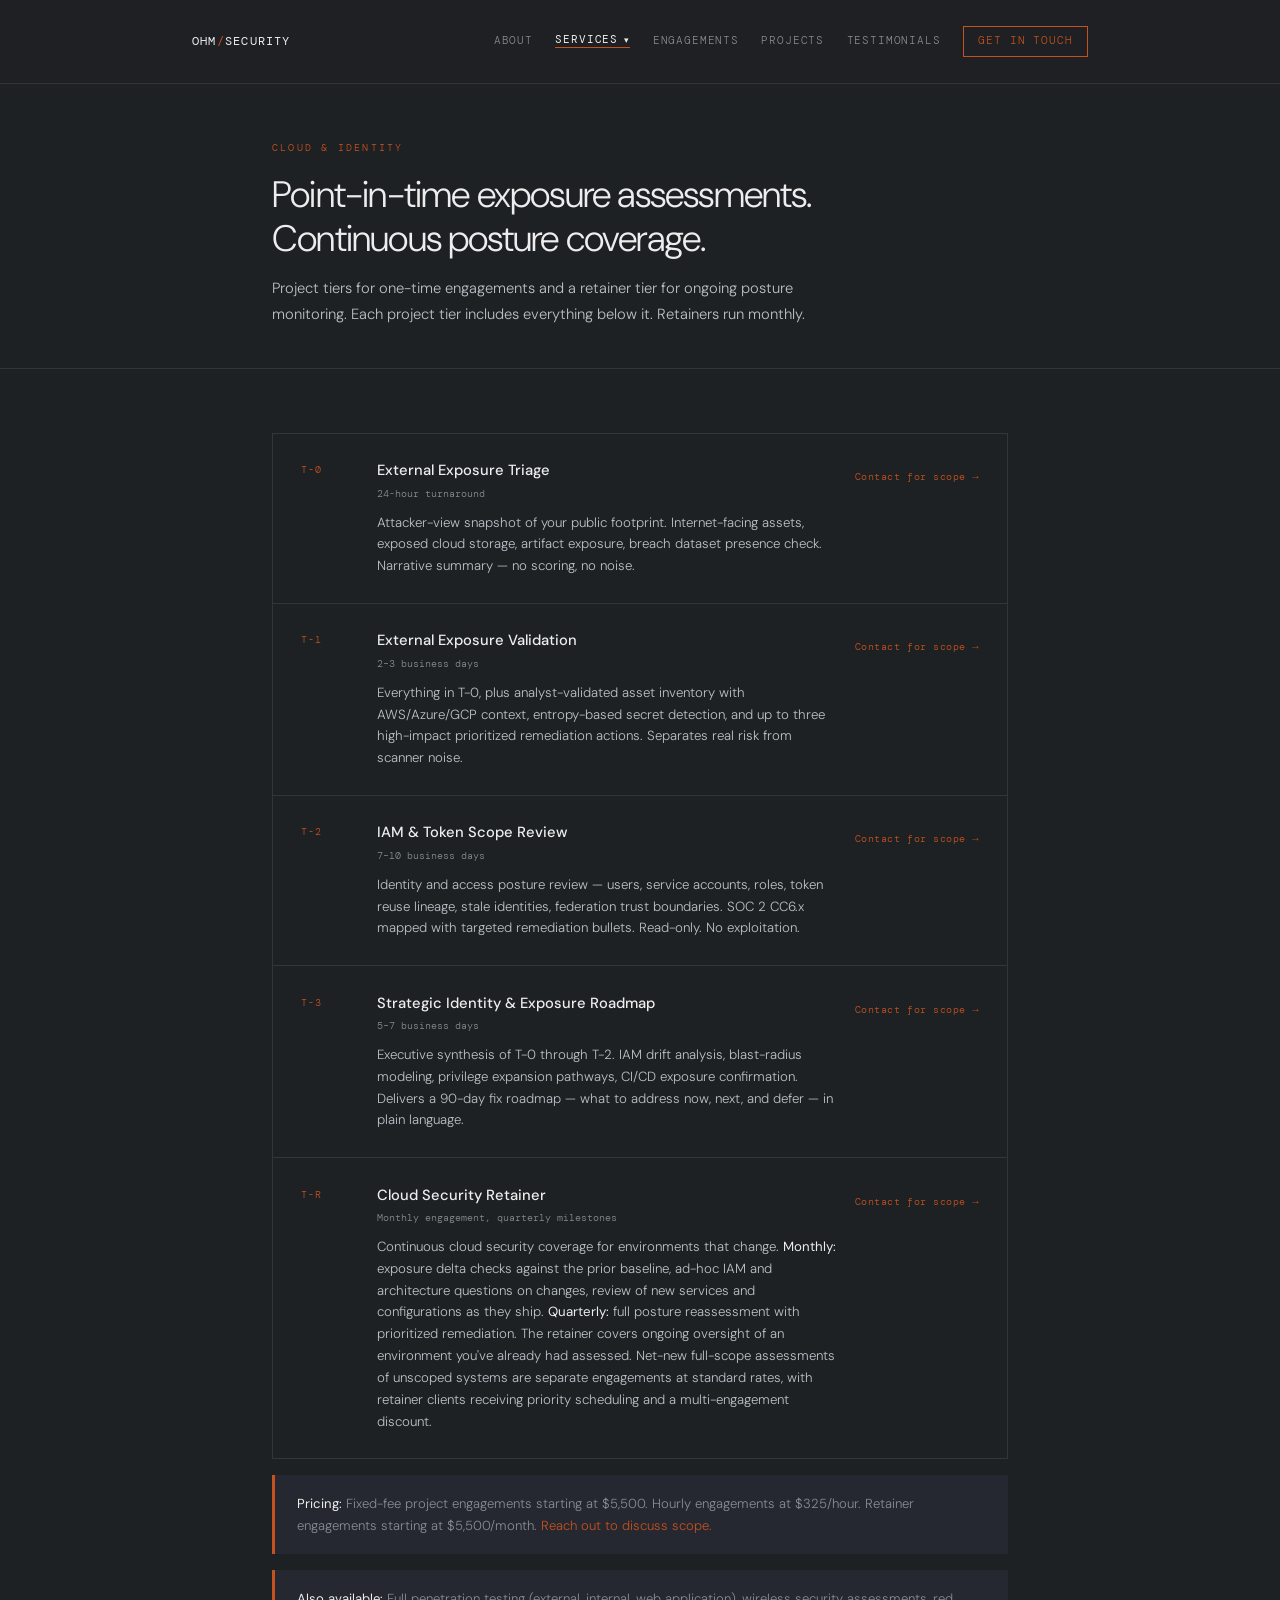
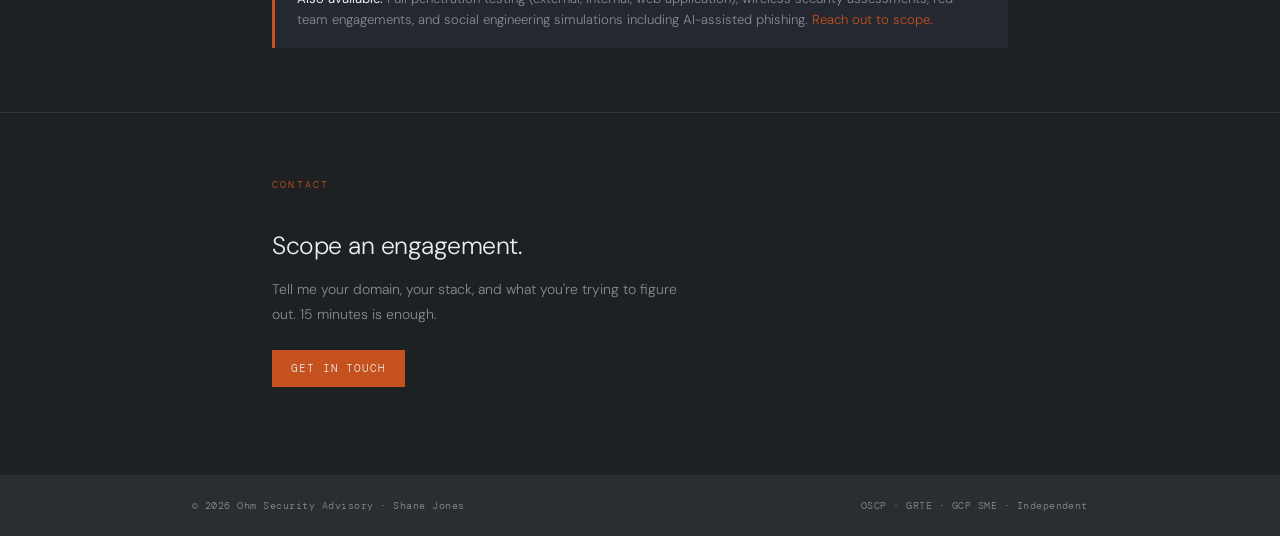
<file: cloud-security.html>
<!DOCTYPE html>
<html lang="en">
<head>
  <meta charset="UTF-8">
  <meta name="viewport" content="width=device-width, initial-scale=1.0">
  <meta name="theme-color" content="#1e2124">
  <meta name="author" content="Shane Jones">
  <meta name="robots" content="index, follow, max-image-preview:large">

  <title>Cloud Security Consulting — AWS, Azure, GCP IAM Reviews &amp; Exposure Assessments | Ohm Security Advisory</title>
  <meta name="description" content="Cloud security consulting for AWS, Azure, and GCP. Fixed-fee external exposure assessments, IAM and token scope reviews, strategic identity roadmaps, and monthly retainers. Based in Austin, TX.">
  <meta name="keywords" content="cloud security consultant, GCP security, AWS security, Azure security, IAM review, cloud penetration testing, identity security, exposure assessment, GCP red team">

  <link rel="canonical" href="https://ohmsecurityadvisory.com/cloud-security.html">

  <meta property="og:type" content="website">
  <meta property="og:site_name" content="Ohm Security Advisory">
  <meta property="og:title" content="Cloud Security Consulting — AWS, Azure, GCP">
  <meta property="og:description" content="Fixed-fee cloud and identity exposure assessments. IAM reviews, token scope analysis, strategic identity roadmaps, monthly retainers.">
  <meta property="og:url" content="https://ohmsecurityadvisory.com/cloud-security.html">
  <meta property="og:image" content="https://ohmsecurityadvisory.com/og-image.png">
  <meta property="og:image:width" content="1200">
  <meta property="og:image:height" content="630">
  <meta property="og:locale" content="en_US">

  <meta name="twitter:card" content="summary_large_image">
  <meta name="twitter:title" content="Cloud Security Consulting — AWS, Azure, GCP">
  <meta name="twitter:description" content="Fixed-fee exposure assessments, IAM reviews, monthly retainers.">
  <meta name="twitter:image" content="https://ohmsecurityadvisory.com/og-image.png">

  <link rel="icon" type="image/svg+xml" href="favicon.svg">

  <link rel="preconnect" href="https://fonts.googleapis.com">
  <link rel="preconnect" href="https://fonts.gstatic.com" crossorigin>
  <link href="https://fonts.googleapis.com/css2?family=DM+Mono:wght@300;400;500&family=DM+Sans:ital,wght@0,300;0,400;0,500;1,300&display=swap" rel="stylesheet">
  <link rel="stylesheet" href="styles.css">

  <script type="application/ld+json">
  {
    "@context": "https://schema.org",
    "@type": "Service",
    "serviceType": "Cloud Security Consulting",
    "name": "Cloud &amp; Identity Security Engagements",
    "description": "Point-in-time exposure assessments and ongoing posture monitoring for AWS, Azure, and GCP environments. Includes external triage, validated asset inventory, IAM and token scope reviews, and strategic identity roadmaps.",
    "url": "https://ohmsecurityadvisory.com/cloud-security.html",
    "provider": {
      "@type": "ProfessionalService",
      "name": "Ohm Security Advisory",
      "url": "https://ohmsecurityadvisory.com/"
    },
    "areaServed": { "@type": "Country", "name": "United States" },
    "offers": [
      { "@type": "Offer", "name": "External Exposure Triage (T-0)", "description": "Attacker-view snapshot of public footprint, 24-hour turnaround." },
      { "@type": "Offer", "name": "External Exposure Validation (T-1)", "description": "Validated asset inventory with cloud context, 2–3 business days." },
      { "@type": "Offer", "name": "IAM &amp; Token Scope Review (T-2)", "description": "Identity and access posture review mapped to SOC 2 CC6.x, 7–10 business days." },
      { "@type": "Offer", "name": "Strategic Identity &amp; Exposure Roadmap (T-3)", "description": "Executive synthesis with 90-day fix roadmap, 5–7 business days." },
      { "@type": "Offer", "name": "Cloud Security Retainer", "description": "Monthly engagement with quarterly deep assessments." }
    ]
  }
  </script>
</head>
<body>

  <nav>
    <div class="container-wide">
      <a href="index.html" class="logo">OHM<span>/</span>SECURITY</a>
      <button class="nav-toggle" aria-expanded="false" aria-controls="primary-nav">Menu</button>
      <div class="nav-links" id="primary-nav">
        <a href="about.html">About</a>
        <div class="nav-dropdown">
          <button class="nav-dropdown-trigger active" aria-expanded="false" aria-haspopup="true">Services <span class="caret">▾</span></button>
          <div class="nav-dropdown-menu">
            <a href="cloud-security.html" class="active">Cloud Security</a>
            <a href="ai-ml-security.html">AI/ML Security</a>
            <a href="secure-development.html">Secure Development</a>
          </div>
        </div>
        <a href="engagements.html">Engagements</a>
        <a href="projects.html">Projects</a>
        <a href="testimonials.html">Testimonials</a>
        <a href="contact.html" class="nav-cta">Get in touch</a>
      </div>
    </div>
  </nav>

  <main>

    <header class="page-header">
      <div class="container">
        <div class="eyebrow">Cloud &amp; Identity</div>
        <h1>Point-in-time exposure assessments. Continuous posture coverage.</h1>
        <p>Project tiers for one-time engagements and a retainer tier for ongoing posture monitoring. Each project tier includes everything below it. Retainers run monthly.</p>
      </div>
    </header>

    <section class="section">
      <div class="section-pad">
        <div class="container">
          <div class="tiers">
            <div class="tier">
              <div class="tier-id">T-0</div>
              <div>
                <div class="tier-name">External Exposure Triage</div>
                <div class="tier-eta">24-hour turnaround</div>
                <div class="tier-copy">Attacker-view snapshot of your public footprint. Internet-facing assets, exposed cloud storage, artifact exposure, breach dataset presence check. Narrative summary — no scoring, no noise.</div>
              </div>
              <div class="tier-rate"><a href="contact.html">Contact for scope →</a></div>
            </div>
            <div class="tier">
              <div class="tier-id">T-1</div>
              <div>
                <div class="tier-name">External Exposure Validation</div>
                <div class="tier-eta">2–3 business days</div>
                <div class="tier-copy">Everything in T-0, plus analyst-validated asset inventory with AWS/Azure/GCP context, entropy-based secret detection, and up to three high-impact prioritized remediation actions. Separates real risk from scanner noise.</div>
              </div>
              <div class="tier-rate"><a href="contact.html">Contact for scope →</a></div>
            </div>
            <div class="tier">
              <div class="tier-id">T-2</div>
              <div>
                <div class="tier-name">IAM &amp; Token Scope Review</div>
                <div class="tier-eta">7–10 business days</div>
                <div class="tier-copy">Identity and access posture review — users, service accounts, roles, token reuse lineage, stale identities, federation trust boundaries. SOC 2 CC6.x mapped with targeted remediation bullets. Read-only. No exploitation.</div>
              </div>
              <div class="tier-rate"><a href="contact.html">Contact for scope →</a></div>
            </div>
            <div class="tier">
              <div class="tier-id">T-3</div>
              <div>
                <div class="tier-name">Strategic Identity &amp; Exposure Roadmap</div>
                <div class="tier-eta">5–7 business days</div>
                <div class="tier-copy">Executive synthesis of T-0 through T-2. IAM drift analysis, blast-radius modeling, privilege expansion pathways, CI/CD exposure confirmation. Delivers a 90-day fix roadmap — what to address now, next, and defer — in plain language.</div>
              </div>
              <div class="tier-rate"><a href="contact.html">Contact for scope →</a></div>
            </div>
            <div class="tier">
              <div class="tier-id">T-R</div>
              <div>
                <div class="tier-name">Cloud Security Retainer</div>
                <div class="tier-eta">Monthly engagement, quarterly milestones</div>
                <div class="tier-copy">Continuous cloud security coverage for environments that change. <strong style="color:var(--offwhite);font-weight:400">Monthly:</strong> exposure delta checks against the prior baseline, ad-hoc IAM and architecture questions on changes, review of new services and configurations as they ship. <strong style="color:var(--offwhite);font-weight:400">Quarterly:</strong> full posture reassessment with prioritized remediation. The retainer covers ongoing oversight of an environment you've already had assessed. Net-new full-scope assessments of unscoped systems are separate engagements at standard rates, with retainer clients receiving priority scheduling and a multi-engagement discount.</div>
              </div>
              <div class="tier-rate"><a href="contact.html">Contact for scope →</a></div>
            </div>
          </div>
          <div class="callout" style="border-left-color:var(--orange)">
            <strong>Pricing:</strong> Fixed-fee project engagements starting at $5,500. Hourly engagements at $325/hour. Retainer engagements starting at $5,500/month. <a href="contact.html">Reach out to discuss scope.</a>
          </div>
          <div class="callout">
            <strong>Also available:</strong> Full penetration testing (external, internal, web application), wireless security assessments, red team engagements, and social engineering simulations including AI-assisted phishing. <a href="contact.html">Reach out to scope.</a>
          </div>
        </div>
      </div>
    </section>

    <!-- Contact CTA -->
    <section class="contact-section">
      <div class="contact-pad">
        <div class="container">
          <div class="eyebrow">Contact</div>
          <h2>Scope an engagement.</h2>
          <p style="font-size:0.875rem;color:var(--muted);max-width:420px;line-height:1.75;margin-bottom:1.5rem">
            Tell me your domain, your stack, and what you're trying to figure out. 15 minutes is enough.
          </p>
          <a href="contact.html" class="btn btn-solid">Get in touch</a>
        </div>
      </div>
    </section>

  </main>

  <footer>
    <div class="container-wide">
      <span class="fc">© <span class="copyright-year">2026</span> Ohm Security Advisory · Shane Jones</span>
      <span class="fc">OSCP · GRTE · GCP SME · Independent</span>
    </div>
  </footer>

  <script src="nav.js"></script>
</body>
</html>
</file>
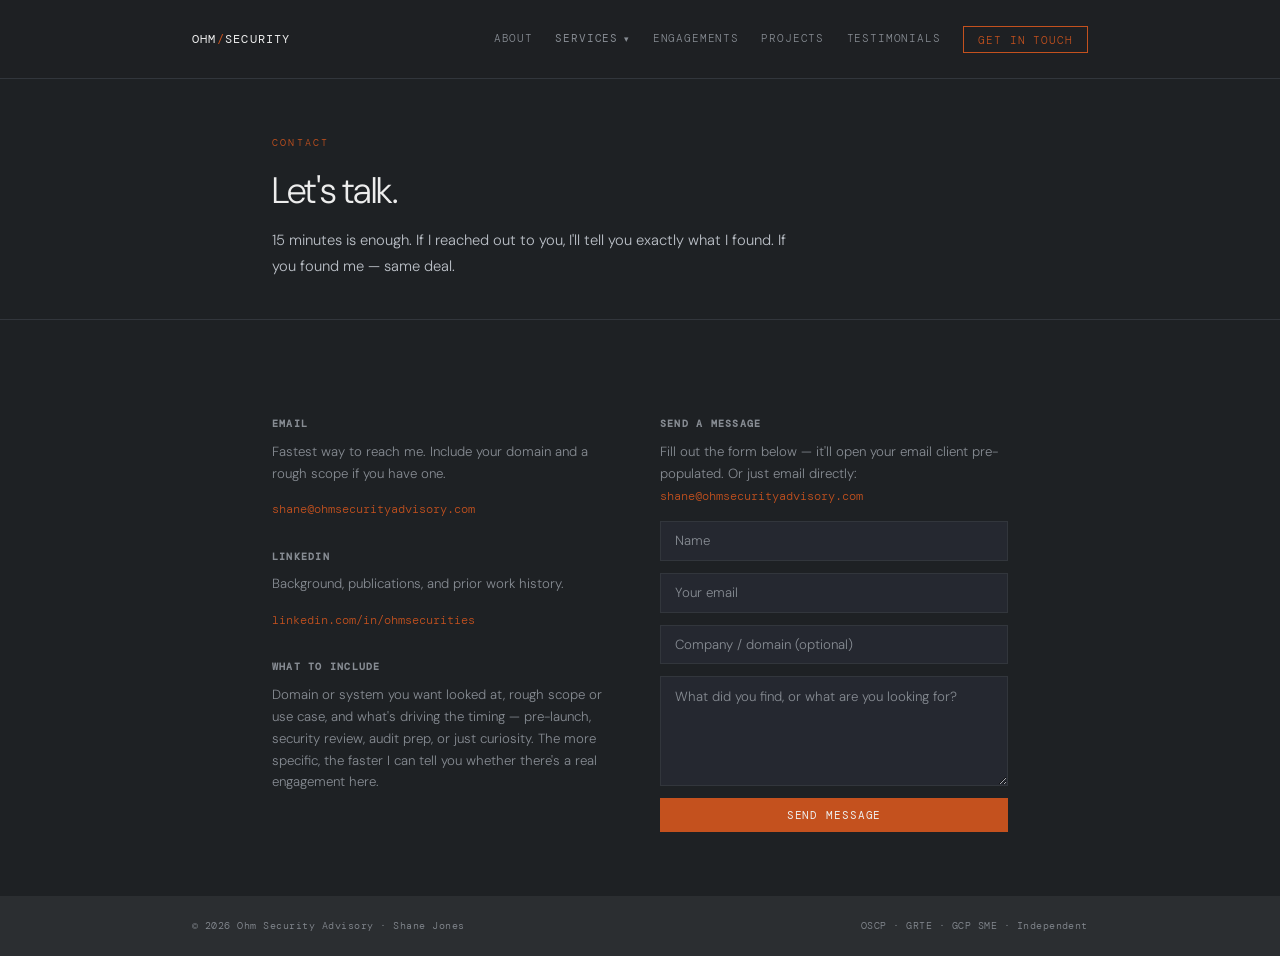
<file: contact.html>
<!DOCTYPE html>
<html lang="en">
<head>
  <meta charset="UTF-8">
  <meta name="viewport" content="width=device-width, initial-scale=1.0">
  <meta name="theme-color" content="#1e2124">
  <meta name="author" content="Shane Jones">
  <meta name="robots" content="index, follow, max-image-preview:large">

  <title>Contact Shane Jones — Schedule a Security Consultation | Ohm Security Advisory</title>
  <meta name="description" content="Get in touch with Ohm Security Advisory for AI security, cloud security, or secure development engagements. Email, LinkedIn, or contact form. Based in Austin, TX.">

  <link rel="canonical" href="https://ohmsecurityadvisory.com/contact.html">

  <meta property="og:type" content="website">
  <meta property="og:site_name" content="Ohm Security Advisory">
  <meta property="og:title" content="Contact Shane Jones — Ohm Security Advisory">
  <meta property="og:description" content="Reach out to scope an AI security, cloud security, or secure development engagement.">
  <meta property="og:url" content="https://ohmsecurityadvisory.com/contact.html">
  <meta property="og:image" content="https://ohmsecurityadvisory.com/og-image.png">
  <meta property="og:image:width" content="1200">
  <meta property="og:image:height" content="630">
  <meta property="og:locale" content="en_US">

  <meta name="twitter:card" content="summary_large_image">
  <meta name="twitter:title" content="Contact Shane Jones — Ohm Security Advisory">
  <meta name="twitter:description" content="Reach out to scope a security or development engagement.">
  <meta name="twitter:image" content="https://ohmsecurityadvisory.com/og-image.png">

  <link rel="icon" type="image/svg+xml" href="favicon.svg">

  <link rel="preconnect" href="https://fonts.googleapis.com">
  <link rel="preconnect" href="https://fonts.gstatic.com" crossorigin>
  <link href="https://fonts.googleapis.com/css2?family=DM+Mono:wght@300;400;500&family=DM+Sans:ital,wght@0,300;0,400;0,500;1,300&display=swap" rel="stylesheet">
  <link rel="stylesheet" href="styles.css">

  <script type="application/ld+json">
  {
    "@context": "https://schema.org",
    "@type": "ContactPage",
    "url": "https://ohmsecurityadvisory.com/contact.html",
    "name": "Contact Ohm Security Advisory",
    "mainEntity": {
      "@type": "ProfessionalService",
      "name": "Ohm Security Advisory",
      "url": "https://ohmsecurityadvisory.com/",
      "email": "shane@ohmsecurityadvisory.com",
      "address": {
        "@type": "PostalAddress",
        "addressLocality": "Austin",
        "addressRegion": "TX",
        "addressCountry": "US"
      },
      "sameAs": [
        "https://www.linkedin.com/in/ohmsecurities/"
      ]
    }
  }
  </script>
</head>
<body>

  <nav>
    <div class="container-wide">
      <a href="index.html" class="logo">OHM<span>/</span>SECURITY</a>
      <button class="nav-toggle" aria-expanded="false" aria-controls="primary-nav">Menu</button>
      <div class="nav-links" id="primary-nav">
        <a href="about.html">About</a>
        <div class="nav-dropdown">
          <button class="nav-dropdown-trigger" aria-expanded="false" aria-haspopup="true">Services <span class="caret">▾</span></button>
          <div class="nav-dropdown-menu">
            <a href="cloud-security.html">Cloud Security</a>
            <a href="ai-ml-security.html">AI/ML Security</a>
            <a href="secure-development.html">Secure Development</a>
          </div>
        </div>
        <a href="engagements.html">Engagements</a>
        <a href="projects.html">Projects</a>
        <a href="testimonials.html">Testimonials</a>
        <a href="contact.html" class="nav-cta active">Get in touch</a>
      </div>
    </div>
  </nav>

  <main>

    <header class="page-header">
      <div class="container">
        <div class="eyebrow">Contact</div>
        <h1>Let's talk.</h1>
        <p>15 minutes is enough. If I reached out to you, I'll tell you exactly what I found. If you found me — same deal.</p>
      </div>
    </header>

    <section class="section">
      <div class="section-pad">
        <div class="container">
          <div class="contact-cols">

            <!-- Left: direct links -->
            <div>
              <div class="contact-block" style="margin-bottom:1.75rem">
                <h3>Email</h3>
                <p>Fastest way to reach me. Include your domain and a rough scope if you have one.</p>
                <a href="mailto:shane@ohmsecurityadvisory.com" class="clink">shane@ohmsecurityadvisory.com</a>
              </div>
              <div class="contact-block" style="margin-bottom:1.75rem">
                <h3>LinkedIn</h3>
                <p>Background, publications, and prior work history.</p>
                <a href="https://www.linkedin.com/in/ohmsecurities/" target="_blank" rel="noopener" class="clink">linkedin.com/in/ohmsecurities</a>
              </div>
              <div class="contact-block">
                <h3>What to include</h3>
                <p>Domain or system you want looked at, rough scope or use case, and what's driving the timing — pre-launch, security review, audit prep, or just curiosity. The more specific, the faster I can tell you whether there's a real engagement here.</p>
              </div>
            </div>

            <!-- Right: contact form -->
            <div>
              <div class="contact-block">
                <h3>Send a message</h3>
                <p style="margin-bottom:0.9rem">Fill out the form below — it'll open your email client pre-populated. Or just email directly: <a href="mailto:shane@ohmsecurityadvisory.com" class="clink">shane@ohmsecurityadvisory.com</a></p>
                <form class="contact-form" id="contact-form">
                  <input type="text"  id="cf-name"    placeholder="Name"    required>
                  <input type="email" id="cf-email"   placeholder="Your email" required>
                  <input type="text"  id="cf-company" placeholder="Company / domain (optional)">
                  <textarea           id="cf-message" placeholder="What did you find, or what are you looking for?" required></textarea>
                  <button type="submit" class="btn btn-solid">Send message</button>
                  <p id="cf-note" style="display:none;font-size:0.75rem;color:var(--muted);line-height:1.6;margin-top:0.25rem">Your email client should open with this pre-filled. If it didn't, email <a href="mailto:shane@ohmsecurityadvisory.com" class="clink">shane@ohmsecurityadvisory.com</a> directly.</p>
                </form>
              </div>
            </div>

          </div>
        </div>
      </div>
    </section>

  </main>

  <footer>
    <div class="container-wide">
      <span class="fc">© <span class="copyright-year">2026</span> Ohm Security Advisory · Shane Jones</span>
      <span class="fc">OSCP · GRTE · GCP SME · Independent</span>
    </div>
  </footer>

  <script src="nav.js"></script>
  <script>
    document.getElementById('contact-form').addEventListener('submit', function(e) {
      e.preventDefault();
      var name    = document.getElementById('cf-name').value.trim();
      var email   = document.getElementById('cf-email').value.trim();
      var company = document.getElementById('cf-company').value.trim();
      var message = document.getElementById('cf-message').value.trim();

      var subject = 'Security inquiry' + (company ? ' — ' + company : '');
      var body    = (name    ? 'Name: '    + name    + '\n' : '')
                  + (email   ? 'Email: '   + email   + '\n' : '')
                  + (company ? 'Company: ' + company + '\n' : '')
                  + '\n' + message;

      window.location.href = 'mailto:shane@ohmsecurityadvisory.com'
        + '?subject=' + encodeURIComponent(subject)
        + '&body='    + encodeURIComponent(body);

      document.getElementById('cf-note').style.display = 'block';
    });
  </script>
</body>
</html>
</file>
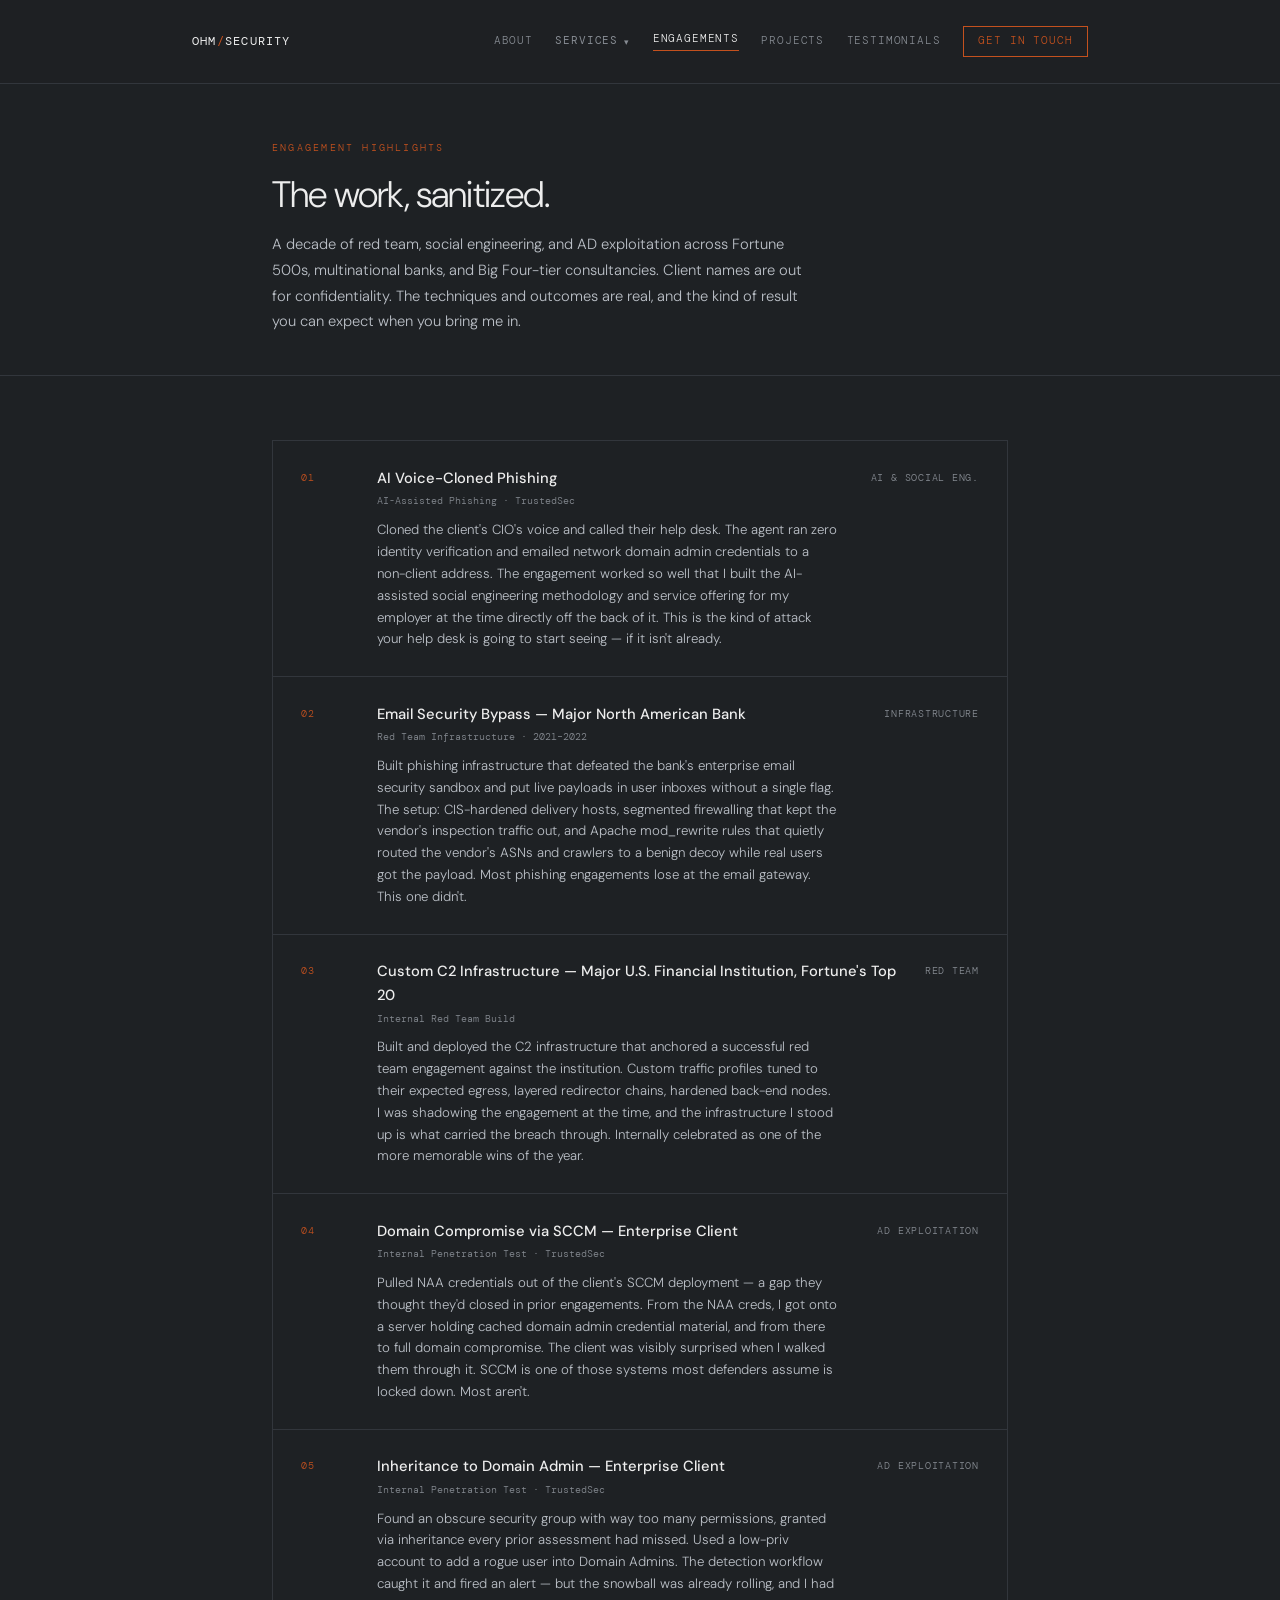
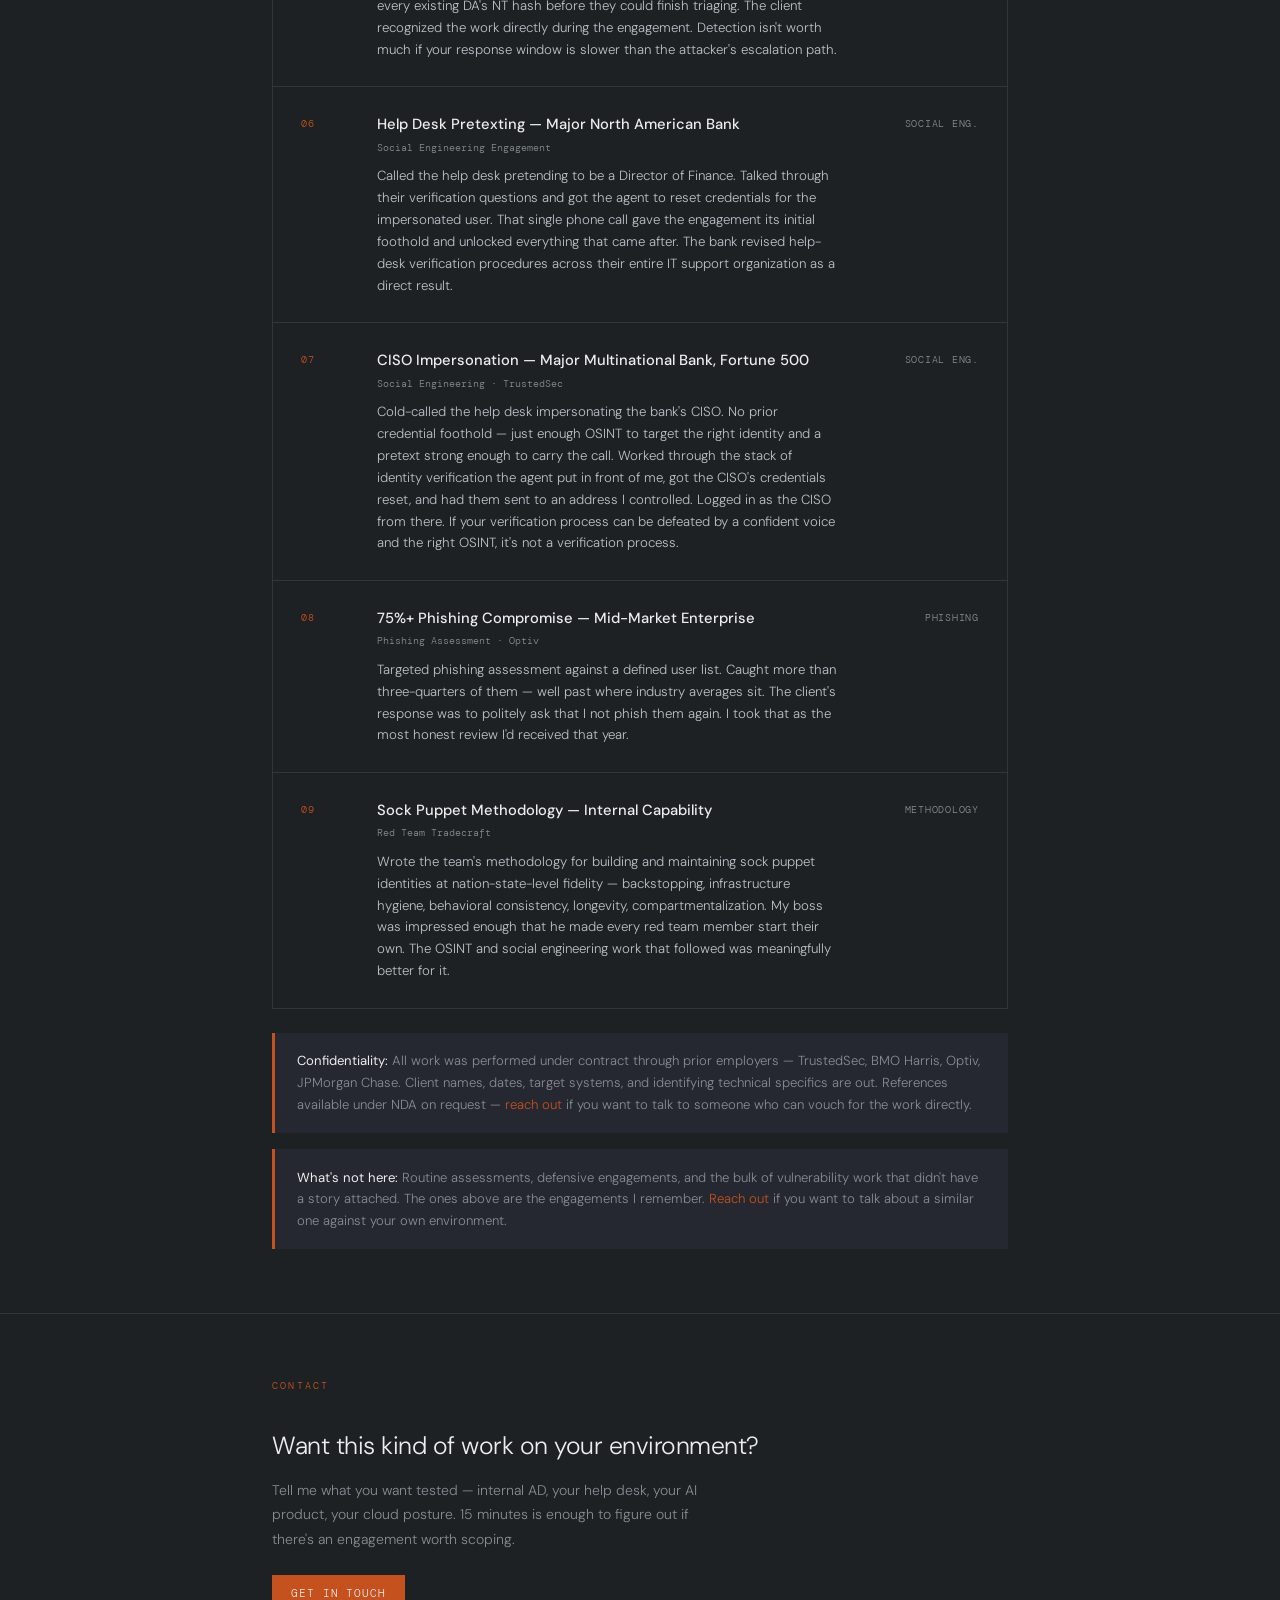
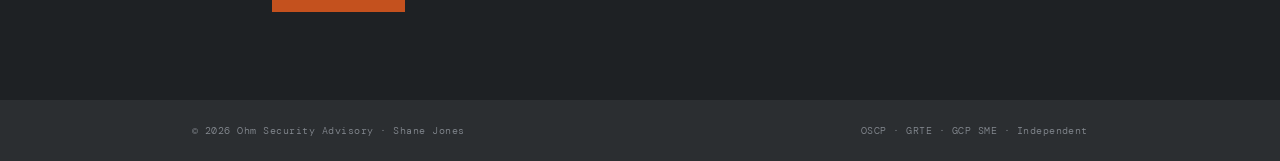
<file: engagements.html>
<!DOCTYPE html>
<html lang="en">
<head>
  <meta charset="UTF-8">
  <meta name="viewport" content="width=device-width, initial-scale=1.0">
  <meta name="theme-color" content="#1e2124">
  <meta name="author" content="Shane Jones">
  <meta name="robots" content="index, follow, max-image-preview:large">

  <title>Engagement Highlights — Sanitized Case Studies | Ohm Security Advisory</title>
  <meta name="description" content="Sanitized writeups of red team, social engineering, and AD exploitation work I've done over the past decade.">

  <link rel="canonical" href="https://ohmsecurityadvisory.com/engagements.html">

  <meta property="og:type" content="website">
  <meta property="og:site_name" content="Ohm Security Advisory">
  <meta property="og:title" content="Engagement Highlights — Sanitized Case Studies">
  <meta property="og:description" content="Red team, social engineering, AI-assisted phishing, AD exploitation. Sanitized writeups of past work.">
  <meta property="og:url" content="https://ohmsecurityadvisory.com/engagements.html">
  <meta property="og:image" content="https://ohmsecurityadvisory.com/og-image.png">
  <meta property="og:image:width" content="1200">
  <meta property="og:image:height" content="630">
  <meta property="og:locale" content="en_US">

  <meta name="twitter:card" content="summary_large_image">
  <meta name="twitter:title" content="Engagement Highlights — Ohm Security Advisory">
  <meta name="twitter:description" content="Sanitized case studies from red team and social engineering engagements.">
  <meta name="twitter:image" content="https://ohmsecurityadvisory.com/og-image.png">

  <link rel="icon" type="image/svg+xml" href="favicon.svg">

  <link rel="preconnect" href="https://fonts.googleapis.com">
  <link rel="preconnect" href="https://fonts.gstatic.com" crossorigin>
  <link href="https://fonts.googleapis.com/css2?family=DM+Mono:wght@300;400;500&family=DM+Sans:ital,wght@0,300;0,400;0,500;1,300&display=swap" rel="stylesheet">
  <link rel="stylesheet" href="styles.css">
</head>
<body>

  <nav>
    <div class="container-wide">
      <a href="index.html" class="logo">OHM<span>/</span>SECURITY</a>
      <button class="nav-toggle" aria-expanded="false" aria-controls="primary-nav">Menu</button>
      <div class="nav-links" id="primary-nav">
        <a href="about.html">About</a>
        <div class="nav-dropdown">
          <button class="nav-dropdown-trigger" aria-expanded="false" aria-haspopup="true">Services <span class="caret">▾</span></button>
          <div class="nav-dropdown-menu">
            <a href="cloud-security.html">Cloud Security</a>
            <a href="ai-ml-security.html">AI/ML Security</a>
            <a href="secure-development.html">Secure Development</a>
          </div>
        </div>
        <a href="engagements.html" class="active">Engagements</a>
        <a href="projects.html">Projects</a>
        <a href="testimonials.html">Testimonials</a>
        <a href="contact.html" class="nav-cta">Get in touch</a>
      </div>
    </div>
  </nav>

  <main>

    <header class="page-header">
      <div class="container">
        <div class="eyebrow">Engagement Highlights</div>
        <h1>The work, sanitized.</h1>
        <p>A decade of red team, social engineering, and AD exploitation across Fortune 500s, multinational banks, and Big Four-tier consultancies. Client names are out for confidentiality. The techniques and outcomes are real, and the kind of result you can expect when you bring me in.</p>
      </div>
    </header>

    <section class="section">
      <div class="section-pad">
        <div class="container">

          <div class="tiers">

            <div class="tier">
              <div class="tier-id">01</div>
              <div>
                <div class="tier-name">AI Voice-Cloned Phishing</div>
                <div class="tier-eta">AI-Assisted Phishing · TrustedSec</div>
                <div class="tier-copy">Cloned the client's CIO's voice and called their help desk. The agent ran zero identity verification and emailed network domain admin credentials to a non-client address. The engagement worked so well that I built the AI-assisted social engineering methodology and service offering for my employer at the time directly off the back of it. This is the kind of attack your help desk is going to start seeing — if it isn't already.</div>
              </div>
              <div class="tier-rate">
                <div style="font-family:'DM Mono',monospace;font-size:0.6rem;color:var(--muted);letter-spacing:0.08em;text-transform:uppercase">AI &amp; Social Eng.</div>
              </div>
            </div>

            <div class="tier">
              <div class="tier-id">02</div>
              <div>
                <div class="tier-name">Email Security Bypass — Major North American Bank</div>
                <div class="tier-eta">Red Team Infrastructure · 2021–2022</div>
                <div class="tier-copy">Built phishing infrastructure that defeated the bank's enterprise email security sandbox and put live payloads in user inboxes without a single flag. The setup: CIS-hardened delivery hosts, segmented firewalling that kept the vendor's inspection traffic out, and Apache mod_rewrite rules that quietly routed the vendor's ASNs and crawlers to a benign decoy while real users got the payload. Most phishing engagements lose at the email gateway. This one didn't.</div>
              </div>
              <div class="tier-rate">
                <div style="font-family:'DM Mono',monospace;font-size:0.6rem;color:var(--muted);letter-spacing:0.08em;text-transform:uppercase">Infrastructure</div>
              </div>
            </div>

            <div class="tier">
              <div class="tier-id">03</div>
              <div>
                <div class="tier-name">Custom C2 Infrastructure — Major U.S. Financial Institution, Fortune's Top 20</div>
                <div class="tier-eta">Internal Red Team Build</div>
                <div class="tier-copy">Built and deployed the C2 infrastructure that anchored a successful red team engagement against the institution. Custom traffic profiles tuned to their expected egress, layered redirector chains, hardened back-end nodes. I was shadowing the engagement at the time, and the infrastructure I stood up is what carried the breach through. Internally celebrated as one of the more memorable wins of the year.</div>
              </div>
              <div class="tier-rate">
                <div style="font-family:'DM Mono',monospace;font-size:0.6rem;color:var(--muted);letter-spacing:0.08em;text-transform:uppercase">Red Team</div>
              </div>
            </div>

            <div class="tier">
              <div class="tier-id">04</div>
              <div>
                <div class="tier-name">Domain Compromise via SCCM — Enterprise Client</div>
                <div class="tier-eta">Internal Penetration Test · TrustedSec</div>
                <div class="tier-copy">Pulled NAA credentials out of the client's SCCM deployment — a gap they thought they'd closed in prior engagements. From the NAA creds, I got onto a server holding cached domain admin credential material, and from there to full domain compromise. The client was visibly surprised when I walked them through it. SCCM is one of those systems most defenders assume is locked down. Most aren't.</div>
              </div>
              <div class="tier-rate">
                <div style="font-family:'DM Mono',monospace;font-size:0.6rem;color:var(--muted);letter-spacing:0.08em;text-transform:uppercase">AD Exploitation</div>
              </div>
            </div>

            <div class="tier">
              <div class="tier-id">05</div>
              <div>
                <div class="tier-name">Inheritance to Domain Admin — Enterprise Client</div>
                <div class="tier-eta">Internal Penetration Test · TrustedSec</div>
                <div class="tier-copy">Found an obscure security group with way too many permissions, granted via inheritance every prior assessment had missed. Used a low-priv account to add a rogue user into Domain Admins. The detection workflow caught it and fired an alert — but the snowball was already rolling, and I had every existing DA's NT hash before they could finish triaging. The client recognized the work directly during the engagement. Detection isn't worth much if your response window is slower than the attacker's escalation path.</div>
              </div>
              <div class="tier-rate">
                <div style="font-family:'DM Mono',monospace;font-size:0.6rem;color:var(--muted);letter-spacing:0.08em;text-transform:uppercase">AD Exploitation</div>
              </div>
            </div>

            <div class="tier">
              <div class="tier-id">06</div>
              <div>
                <div class="tier-name">Help Desk Pretexting — Major North American Bank</div>
                <div class="tier-eta">Social Engineering Engagement</div>
                <div class="tier-copy">Called the help desk pretending to be a Director of Finance. Talked through their verification questions and got the agent to reset credentials for the impersonated user. That single phone call gave the engagement its initial foothold and unlocked everything that came after. The bank revised help-desk verification procedures across their entire IT support organization as a direct result.</div>
              </div>
              <div class="tier-rate">
                <div style="font-family:'DM Mono',monospace;font-size:0.6rem;color:var(--muted);letter-spacing:0.08em;text-transform:uppercase">Social Eng.</div>
              </div>
            </div>

            <div class="tier">
              <div class="tier-id">07</div>
              <div>
                <div class="tier-name">CISO Impersonation — Major Multinational Bank, Fortune 500</div>
                <div class="tier-eta">Social Engineering · TrustedSec</div>
                <div class="tier-copy">Cold-called the help desk impersonating the bank's CISO. No prior credential foothold — just enough OSINT to target the right identity and a pretext strong enough to carry the call. Worked through the stack of identity verification the agent put in front of me, got the CISO's credentials reset, and had them sent to an address I controlled. Logged in as the CISO from there. If your verification process can be defeated by a confident voice and the right OSINT, it's not a verification process.</div>
              </div>
              <div class="tier-rate">
                <div style="font-family:'DM Mono',monospace;font-size:0.6rem;color:var(--muted);letter-spacing:0.08em;text-transform:uppercase">Social Eng.</div>
              </div>
            </div>

            <div class="tier">
              <div class="tier-id">08</div>
              <div>
                <div class="tier-name">75%+ Phishing Compromise — Mid-Market Enterprise</div>
                <div class="tier-eta">Phishing Assessment · Optiv</div>
                <div class="tier-copy">Targeted phishing assessment against a defined user list. Caught more than three-quarters of them — well past where industry averages sit. The client's response was to politely ask that I not phish them again. I took that as the most honest review I'd received that year.</div>
              </div>
              <div class="tier-rate">
                <div style="font-family:'DM Mono',monospace;font-size:0.6rem;color:var(--muted);letter-spacing:0.08em;text-transform:uppercase">Phishing</div>
              </div>
            </div>

            <div class="tier">
              <div class="tier-id">09</div>
              <div>
                <div class="tier-name">Sock Puppet Methodology — Internal Capability</div>
                <div class="tier-eta">Red Team Tradecraft</div>
                <div class="tier-copy">Wrote the team's methodology for building and maintaining sock puppet identities at nation-state-level fidelity — backstopping, infrastructure hygiene, behavioral consistency, longevity, compartmentalization. My boss was impressed enough that he made every red team member start their own. The OSINT and social engineering work that followed was meaningfully better for it.</div>
              </div>
              <div class="tier-rate">
                <div style="font-family:'DM Mono',monospace;font-size:0.6rem;color:var(--muted);letter-spacing:0.08em;text-transform:uppercase">Methodology</div>
              </div>
            </div>

          </div>

          <div class="callout" style="margin-top:1.5rem">
            <strong>Confidentiality:</strong> All work was performed under contract through prior employers — TrustedSec, BMO Harris, Optiv, JPMorgan Chase. Client names, dates, target systems, and identifying technical specifics are out. References available under NDA on request — <a href="contact.html">reach out</a> if you want to talk to someone who can vouch for the work directly.
          </div>

          <div class="callout">
            <strong>What's not here:</strong> Routine assessments, defensive engagements, and the bulk of vulnerability work that didn't have a story attached. The ones above are the engagements I remember. <a href="contact.html">Reach out</a> if you want to talk about a similar one against your own environment.
          </div>

        </div>
      </div>
    </section>

    <!-- Contact CTA -->
    <section class="contact-section">
      <div class="contact-pad">
        <div class="container">
          <div class="eyebrow">Contact</div>
          <h2>Want this kind of work on your environment?</h2>
          <p style="font-size:0.875rem;color:var(--muted);max-width:460px;line-height:1.75;margin-bottom:1.5rem">
            Tell me what you want tested — internal AD, your help desk, your AI product, your cloud posture. 15 minutes is enough to figure out if there's an engagement worth scoping.
          </p>
          <a href="contact.html" class="btn btn-solid">Get in touch</a>
        </div>
      </div>
    </section>

  </main>

  <footer>
    <div class="container-wide">
      <span class="fc">© <span class="copyright-year">2026</span> Ohm Security Advisory · Shane Jones</span>
      <span class="fc">OSCP · GRTE · GCP SME · Independent</span>
    </div>
  </footer>

  <script src="nav.js"></script>
</body>
</html>
</file>
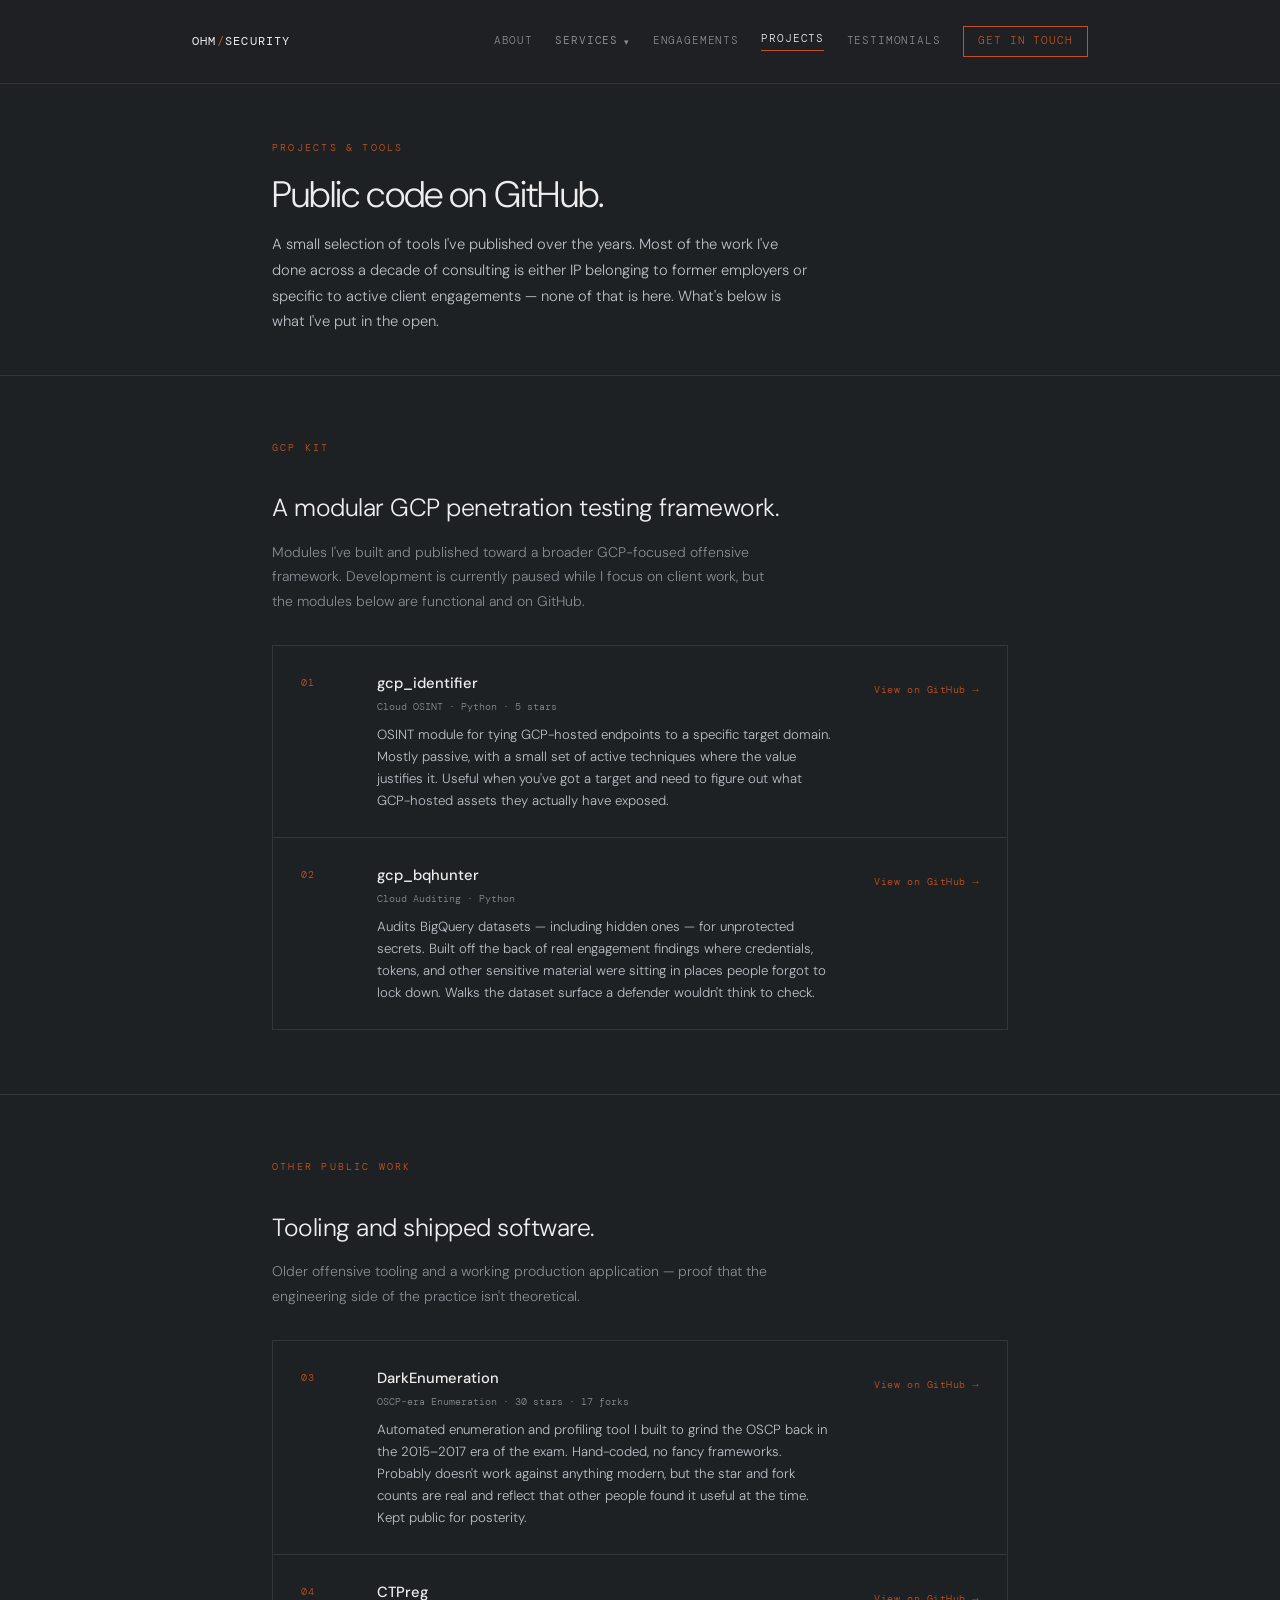
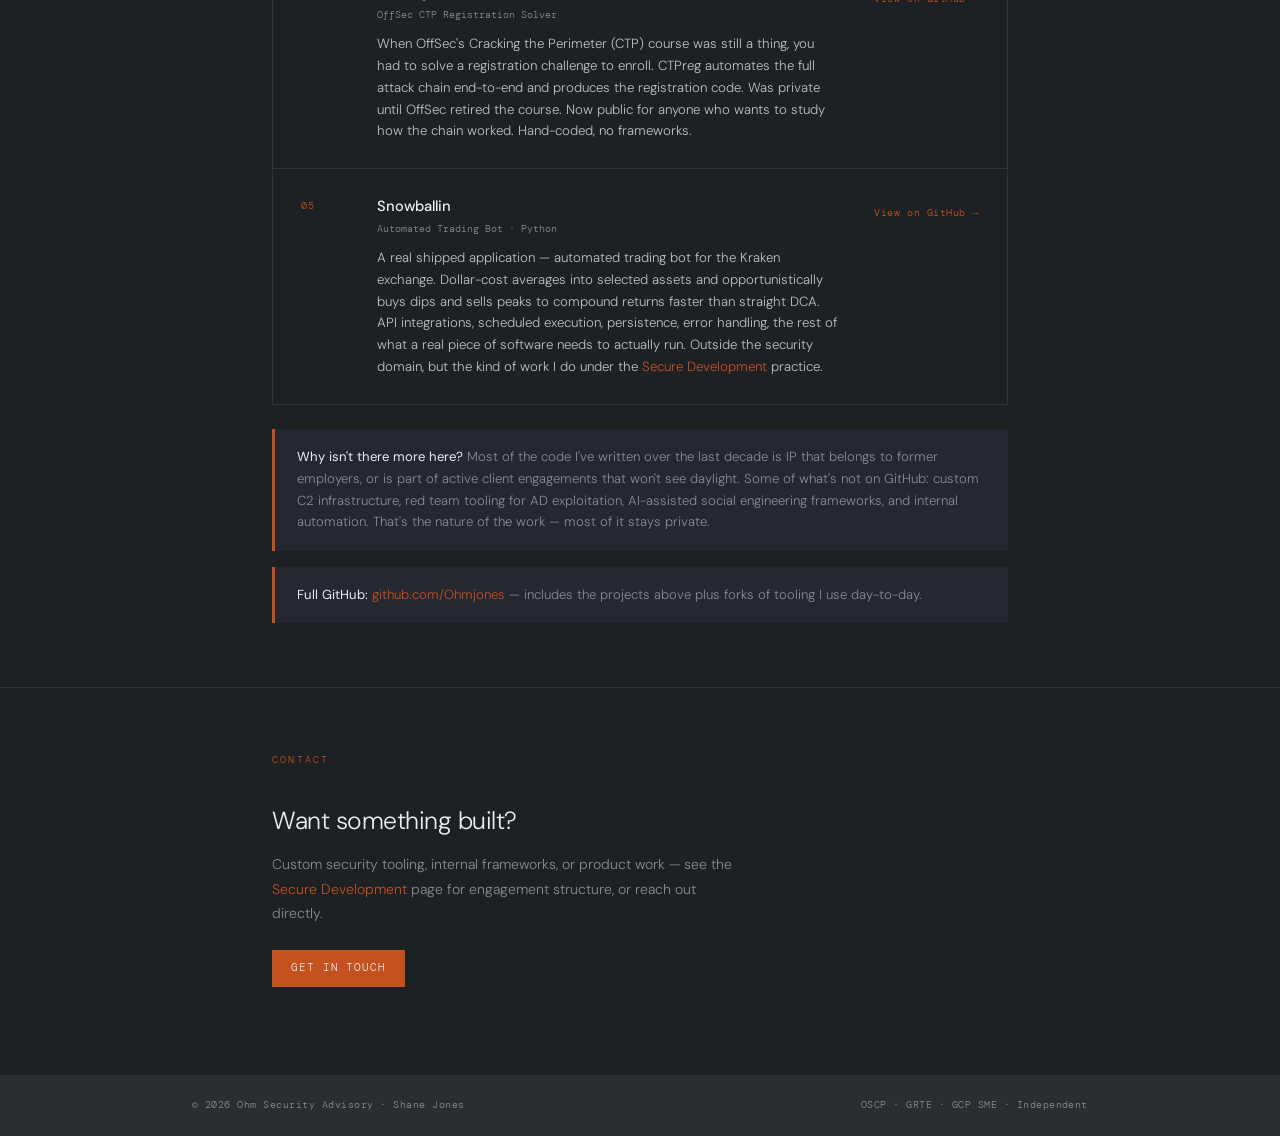
<file: projects.html>
<!DOCTYPE html>
<html lang="en">
<head>
  <meta charset="UTF-8">
  <meta name="viewport" content="width=device-width, initial-scale=1.0">
  <meta name="theme-color" content="#1e2124">
  <meta name="author" content="Shane Jones">
  <meta name="robots" content="index, follow, max-image-preview:large">

  <title>Projects &amp; Tools — Public GitHub Work | Ohm Security Advisory</title>
  <meta name="description" content="Public security tooling and projects on GitHub from Shane Jones — GCP Kit modules for cloud OSINT and BigQuery auditing, OSCP-era enumeration tooling, and other open-source work.">

  <link rel="canonical" href="https://ohmsecurityadvisory.com/projects.html">

  <meta property="og:type" content="website">
  <meta property="og:site_name" content="Ohm Security Advisory">
  <meta property="og:title" content="Projects &amp; Tools — Public GitHub Work">
  <meta property="og:description" content="Public security tooling — GCP Kit modules for cloud OSINT and BigQuery auditing, plus older offensive security tools.">
  <meta property="og:url" content="https://ohmsecurityadvisory.com/projects.html">
  <meta property="og:image" content="https://ohmsecurityadvisory.com/og-image.png">
  <meta property="og:image:width" content="1200">
  <meta property="og:image:height" content="630">
  <meta property="og:locale" content="en_US">

  <meta name="twitter:card" content="summary_large_image">
  <meta name="twitter:title" content="Projects &amp; Tools — Ohm Security Advisory">
  <meta name="twitter:description" content="Public security tooling on GitHub — GCP Kit, enumeration tools, and more.">
  <meta name="twitter:image" content="https://ohmsecurityadvisory.com/og-image.png">

  <link rel="icon" type="image/svg+xml" href="favicon.svg">

  <link rel="preconnect" href="https://fonts.googleapis.com">
  <link rel="preconnect" href="https://fonts.gstatic.com" crossorigin>
  <link href="https://fonts.googleapis.com/css2?family=DM+Mono:wght@300;400;500&family=DM+Sans:ital,wght@0,300;0,400;0,500;1,300&display=swap" rel="stylesheet">
  <link rel="stylesheet" href="styles.css">
</head>
<body>

  <nav>
    <div class="container-wide">
      <a href="index.html" class="logo">OHM<span>/</span>SECURITY</a>
      <button class="nav-toggle" aria-expanded="false" aria-controls="primary-nav">Menu</button>
      <div class="nav-links" id="primary-nav">
        <a href="about.html">About</a>
        <div class="nav-dropdown">
          <button class="nav-dropdown-trigger" aria-expanded="false" aria-haspopup="true">Services <span class="caret">▾</span></button>
          <div class="nav-dropdown-menu">
            <a href="cloud-security.html">Cloud Security</a>
            <a href="ai-ml-security.html">AI/ML Security</a>
            <a href="secure-development.html">Secure Development</a>
          </div>
        </div>
        <a href="engagements.html">Engagements</a>
        <a href="projects.html" class="active">Projects</a>
        <a href="testimonials.html">Testimonials</a>
        <a href="contact.html" class="nav-cta">Get in touch</a>
      </div>
    </div>
  </nav>

  <main>

    <header class="page-header">
      <div class="container">
        <div class="eyebrow">Projects &amp; Tools</div>
        <h1>Public code on GitHub.</h1>
        <p>A small selection of tools I've published over the years. Most of the work I've done across a decade of consulting is either IP belonging to former employers or specific to active client engagements — none of that is here. What's below is what I've put in the open.</p>
      </div>
    </header>

    <!-- GCP Kit section -->
    <section class="section">
      <div class="section-pad">
        <div class="container">

          <div class="eyebrow">GCP Kit</div>
          <h2>A modular GCP penetration testing framework.</h2>
          <p class="lead">Modules I've built and published toward a broader GCP-focused offensive framework. Development is currently paused while I focus on client work, but the modules below are functional and on GitHub.</p>

          <div class="tiers">

            <div class="tier">
              <div class="tier-id">01</div>
              <div>
                <div class="tier-name">gcp_identifier</div>
                <div class="tier-eta">Cloud OSINT · Python · 5 stars</div>
                <div class="tier-copy">OSINT module for tying GCP-hosted endpoints to a specific target domain. Mostly passive, with a small set of active techniques where the value justifies it. Useful when you've got a target and need to figure out what GCP-hosted assets they actually have exposed.</div>
              </div>
              <div class="tier-rate">
                <a href="https://github.com/Ohmjones/gcp_identifier" target="_blank" rel="noopener">View on GitHub →</a>
              </div>
            </div>

            <div class="tier">
              <div class="tier-id">02</div>
              <div>
                <div class="tier-name">gcp_bqhunter</div>
                <div class="tier-eta">Cloud Auditing · Python</div>
                <div class="tier-copy">Audits BigQuery datasets — including hidden ones — for unprotected secrets. Built off the back of real engagement findings where credentials, tokens, and other sensitive material were sitting in places people forgot to lock down. Walks the dataset surface a defender wouldn't think to check.</div>
              </div>
              <div class="tier-rate">
                <a href="https://github.com/Ohmjones/gcp_bqhunter" target="_blank" rel="noopener">View on GitHub →</a>
              </div>
            </div>

          </div>

        </div>
      </div>
    </section>

    <!-- Other public projects -->
    <section class="section">
      <div class="section-pad">
        <div class="container">

          <div class="eyebrow">Other Public Work</div>
          <h2>Tooling and shipped software.</h2>
          <p class="lead">Older offensive tooling and a working production application — proof that the engineering side of the practice isn't theoretical.</p>

          <div class="tiers">

            <div class="tier">
              <div class="tier-id">03</div>
              <div>
                <div class="tier-name">DarkEnumeration</div>
                <div class="tier-eta">OSCP-era Enumeration · 30 stars · 17 forks</div>
                <div class="tier-copy">Automated enumeration and profiling tool I built to grind the OSCP back in the 2015–2017 era of the exam. Hand-coded, no fancy frameworks. Probably doesn't work against anything modern, but the star and fork counts are real and reflect that other people found it useful at the time. Kept public for posterity.</div>
              </div>
              <div class="tier-rate">
                <a href="https://github.com/Ohmjones/DarkEnumeration" target="_blank" rel="noopener">View on GitHub →</a>
              </div>
            </div>

            <div class="tier">
              <div class="tier-id">04</div>
              <div>
                <div class="tier-name">CTPreg</div>
                <div class="tier-eta">OffSec CTP Registration Solver</div>
                <div class="tier-copy">When OffSec's Cracking the Perimeter (CTP) course was still a thing, you had to solve a registration challenge to enroll. CTPreg automates the full attack chain end-to-end and produces the registration code. Was private until OffSec retired the course. Now public for anyone who wants to study how the chain worked. Hand-coded, no frameworks.</div>
              </div>
              <div class="tier-rate">
                <a href="https://github.com/Ohmjones/CTPreg" target="_blank" rel="noopener">View on GitHub →</a>
              </div>
            </div>

            <div class="tier">
              <div class="tier-id">05</div>
              <div>
                <div class="tier-name">Snowballin</div>
                <div class="tier-eta">Automated Trading Bot · Python</div>
                <div class="tier-copy">A real shipped application — automated trading bot for the Kraken exchange. Dollar-cost averages into selected assets and opportunistically buys dips and sells peaks to compound returns faster than straight DCA. API integrations, scheduled execution, persistence, error handling, the rest of what a real piece of software needs to actually run. Outside the security domain, but the kind of work I do under the <a href="secure-development.html" style="color:var(--orange);text-decoration:none">Secure Development</a> practice.</div>
              </div>
              <div class="tier-rate">
                <a href="https://github.com/Ohmjones/Snowballin" target="_blank" rel="noopener">View on GitHub →</a>
              </div>
            </div>

          </div>

          <div class="callout" style="margin-top:1.5rem">
            <strong>Why isn't there more here?</strong> Most of the code I've written over the last decade is IP that belongs to former employers, or is part of active client engagements that won't see daylight. Some of what's not on GitHub: custom C2 infrastructure, red team tooling for AD exploitation, AI-assisted social engineering frameworks, and internal automation. That's the nature of the work — most of it stays private.
          </div>

          <div class="callout">
            <strong>Full GitHub:</strong> <a href="https://github.com/Ohmjones" target="_blank" rel="noopener">github.com/Ohmjones</a> — includes the projects above plus forks of tooling I use day-to-day.
          </div>

        </div>
      </div>
    </section>

    <!-- Contact CTA -->
    <section class="contact-section">
      <div class="contact-pad">
        <div class="container">
          <div class="eyebrow">Contact</div>
          <h2>Want something built?</h2>
          <p style="font-size:0.875rem;color:var(--muted);max-width:460px;line-height:1.75;margin-bottom:1.5rem">
            Custom security tooling, internal frameworks, or product work — see the <a href="secure-development.html" style="color:var(--orange);text-decoration:none">Secure Development</a> page for engagement structure, or reach out directly.
          </p>
          <a href="contact.html" class="btn btn-solid">Get in touch</a>
        </div>
      </div>
    </section>

  </main>

  <footer>
    <div class="container-wide">
      <span class="fc">© <span class="copyright-year">2026</span> Ohm Security Advisory · Shane Jones</span>
      <span class="fc">OSCP · GRTE · GCP SME · Independent</span>
    </div>
  </footer>

  <script src="nav.js"></script>
</body>
</html>
</file>
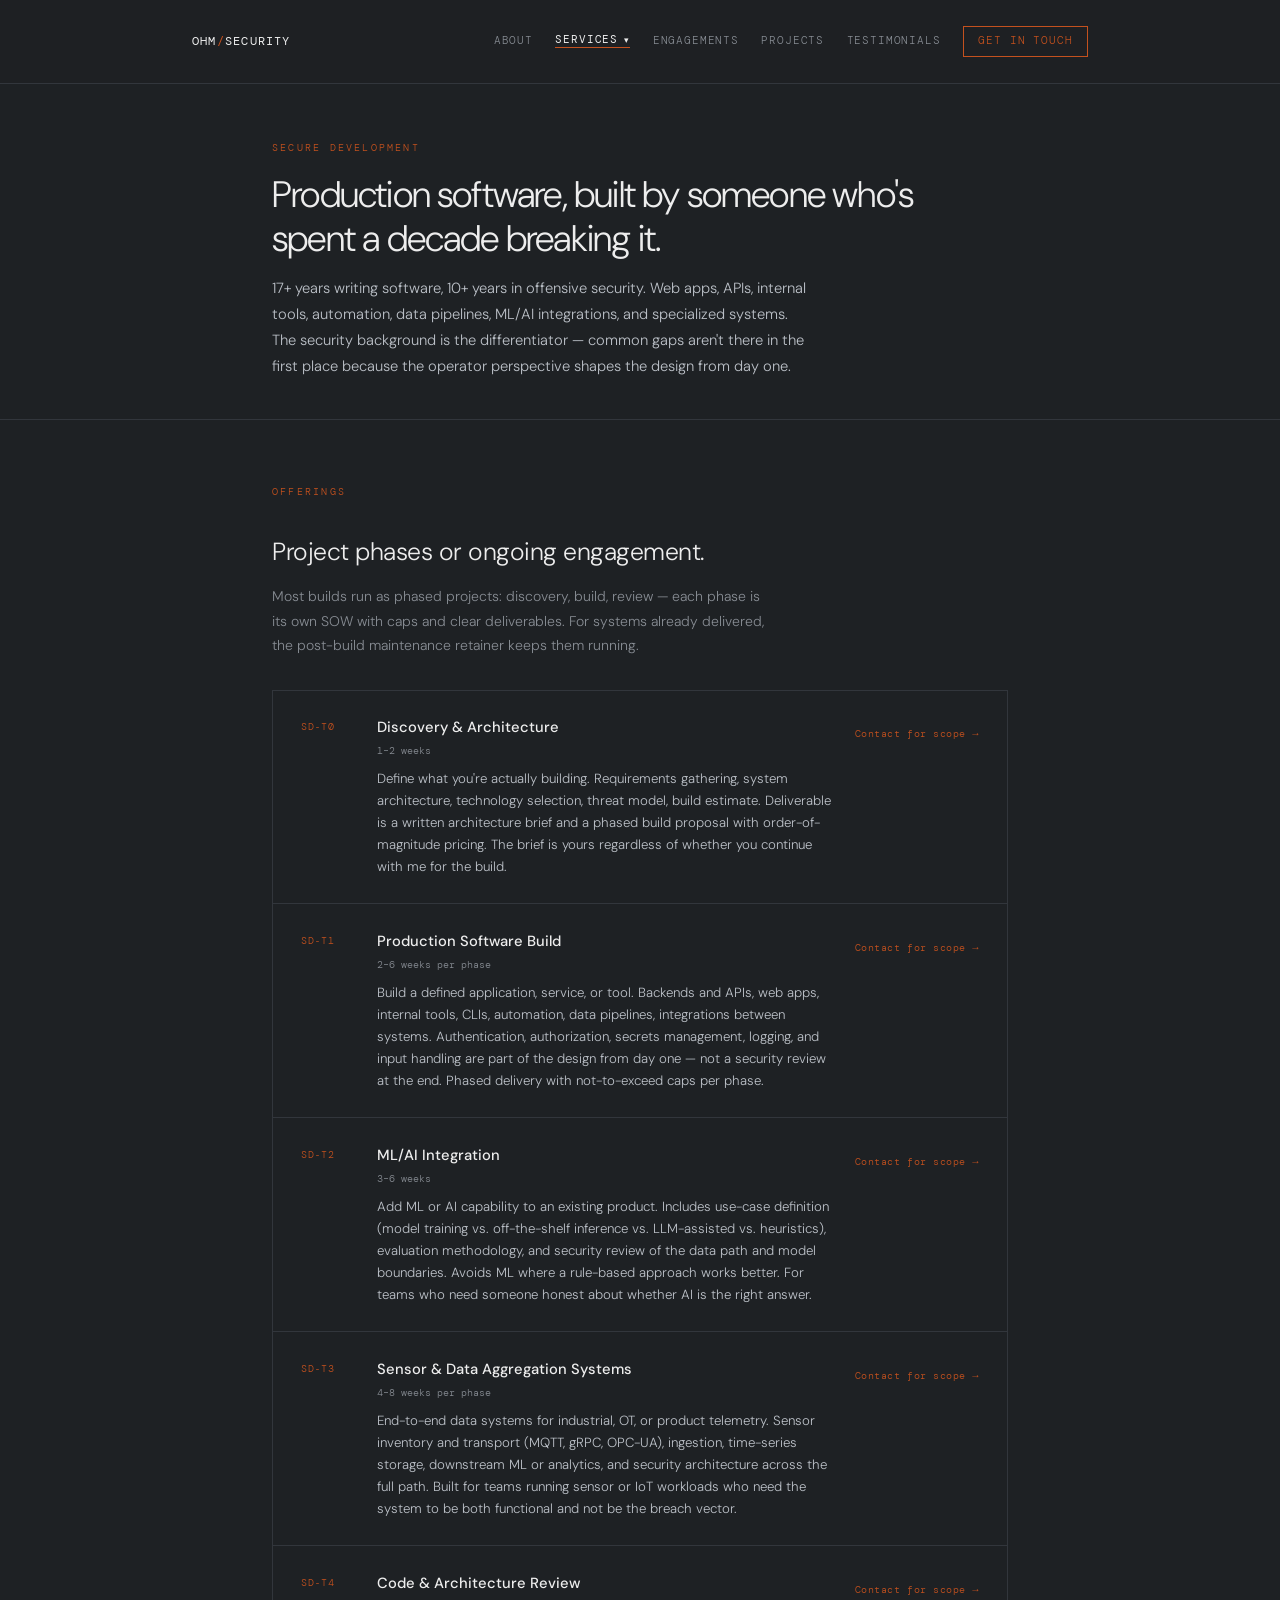
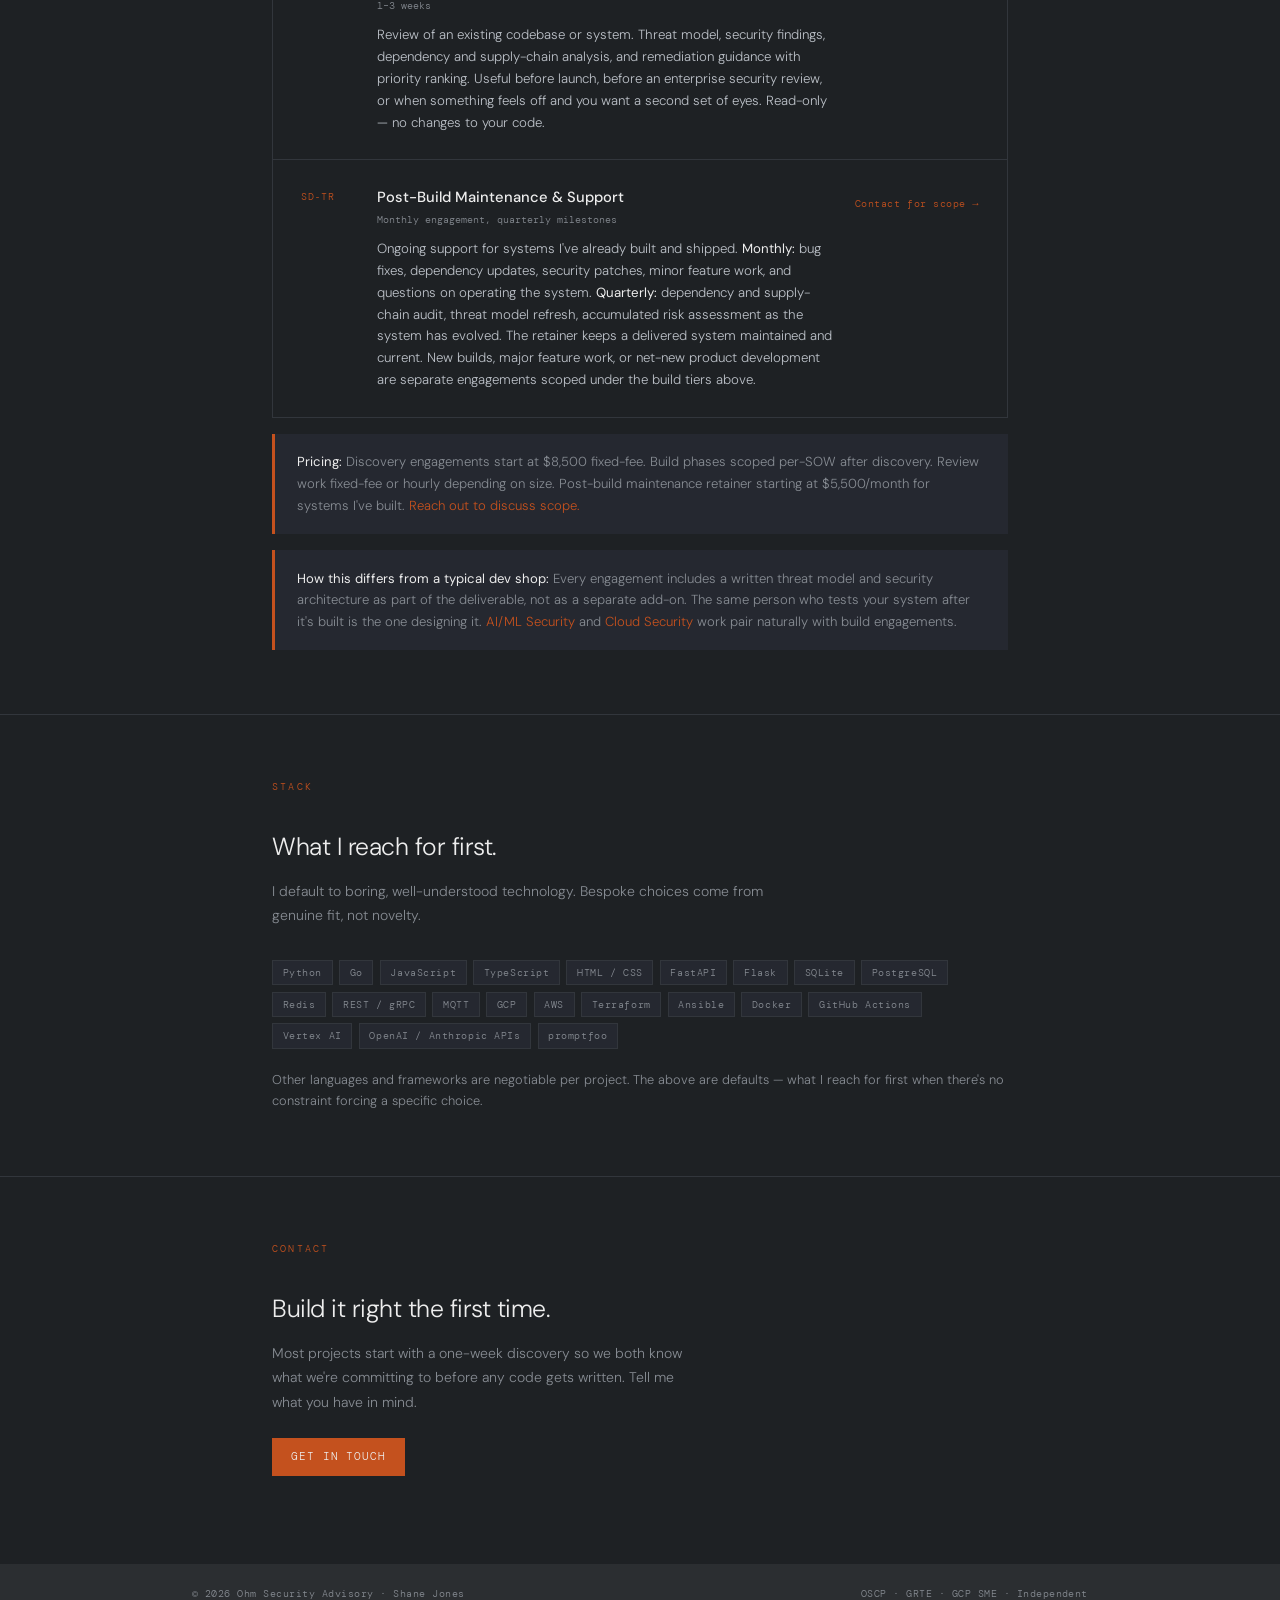
<file: secure-development.html>
<!DOCTYPE html>
<html lang="en">
<head>
  <meta charset="UTF-8">
  <meta name="viewport" content="width=device-width, initial-scale=1.0">
  <meta name="theme-color" content="#1e2124">
  <meta name="author" content="Shane Jones">
  <meta name="robots" content="index, follow, max-image-preview:large">

  <title>Secure Software Development — Production Apps Built With Security From Day One | Ohm Security Advisory</title>
  <meta name="description" content="Production software built by a security operator. Web apps, APIs, internal tools, automation, ML/AI integrations, sensor and data systems. 17 years engineering, 10 years offensive security. Post-build maintenance available.">
  <meta name="keywords" content="secure software development, secure backend development, AI integration consulting, ML pipeline security, sensor data systems, IoT security, application security consultant, post-build maintenance">

  <link rel="canonical" href="https://ohmsecurityadvisory.com/secure-development.html">

  <meta property="og:type" content="website">
  <meta property="og:site_name" content="Ohm Security Advisory">
  <meta property="og:title" content="Secure Software Development — Built With Security From Day One">
  <meta property="og:description" content="Production software built by someone who's spent a decade breaking it. Web apps, APIs, ML/AI integrations, sensor systems. Post-build maintenance available.">
  <meta property="og:url" content="https://ohmsecurityadvisory.com/secure-development.html">
  <meta property="og:image" content="https://ohmsecurityadvisory.com/og-image.png">
  <meta property="og:image:width" content="1200">
  <meta property="og:image:height" content="630">
  <meta property="og:locale" content="en_US">

  <meta name="twitter:card" content="summary_large_image">
  <meta name="twitter:title" content="Secure Software Development — Built With Security From Day One">
  <meta name="twitter:description" content="Production software with security baked in. Web apps, APIs, ML/AI, sensor systems. Post-build maintenance available.">
  <meta name="twitter:image" content="https://ohmsecurityadvisory.com/og-image.png">

  <link rel="icon" type="image/svg+xml" href="favicon.svg">

  <link rel="preconnect" href="https://fonts.googleapis.com">
  <link rel="preconnect" href="https://fonts.gstatic.com" crossorigin>
  <link href="https://fonts.googleapis.com/css2?family=DM+Mono:wght@300;400;500&family=DM+Sans:ital,wght@0,300;0,400;0,500;1,300&display=swap" rel="stylesheet">
  <link rel="stylesheet" href="styles.css">

  <script type="application/ld+json">
  {
    "@context": "https://schema.org",
    "@type": "Service",
    "serviceType": "Secure Software Development",
    "name": "Secure Development Engagements",
    "description": "Production software built by an engineer with a decade of offensive security experience. Architecture, build, code review, and post-build maintenance. Web apps, APIs, internal tools, automation, data pipelines, ML/AI integrations, and specialized systems.",
    "url": "https://ohmsecurityadvisory.com/secure-development.html",
    "provider": {
      "@type": "ProfessionalService",
      "name": "Ohm Security Advisory",
      "url": "https://ohmsecurityadvisory.com/"
    },
    "areaServed": { "@type": "Country", "name": "United States" },
    "offers": [
      { "@type": "Offer", "name": "Discovery &amp; Architecture (SD-T0)", "description": "Architecture brief and phased build proposal, 1–2 weeks fixed-fee." },
      { "@type": "Offer", "name": "Production Software Build (SD-T1)", "description": "Build a defined application, service, or tool with security baked in." },
      { "@type": "Offer", "name": "ML/AI Integration (SD-T2)", "description": "Add ML or AI capability to an existing product." },
      { "@type": "Offer", "name": "Sensor &amp; Data Aggregation Systems (SD-T3)", "description": "End-to-end IoT and OT data systems." },
      { "@type": "Offer", "name": "Code &amp; Architecture Review (SD-T4)", "description": "Review of an existing codebase or system." },
      { "@type": "Offer", "name": "Post-Build Maintenance &amp; Support Retainer", "description": "Ongoing support for systems built under prior engagements." }
    ]
  }
  </script>
</head>
<body>

  <nav>
    <div class="container-wide">
      <a href="index.html" class="logo">OHM<span>/</span>SECURITY</a>
      <button class="nav-toggle" aria-expanded="false" aria-controls="primary-nav">Menu</button>
      <div class="nav-links" id="primary-nav">
        <a href="about.html">About</a>
        <div class="nav-dropdown">
          <button class="nav-dropdown-trigger active" aria-expanded="false" aria-haspopup="true">Services <span class="caret">▾</span></button>
          <div class="nav-dropdown-menu">
            <a href="cloud-security.html">Cloud Security</a>
            <a href="ai-ml-security.html">AI/ML Security</a>
            <a href="secure-development.html" class="active">Secure Development</a>
          </div>
        </div>
        <a href="engagements.html">Engagements</a>
        <a href="projects.html">Projects</a>
        <a href="testimonials.html">Testimonials</a>
        <a href="contact.html" class="nav-cta">Get in touch</a>
      </div>
    </div>
  </nav>

  <main>

    <header class="page-header">
      <div class="container">
        <div class="eyebrow">Secure Development</div>
        <h1>Production software, built by someone who's spent a decade breaking it.</h1>
        <p>17+ years writing software, 10+ years in offensive security. Web apps, APIs, internal tools, automation, data pipelines, ML/AI integrations, and specialized systems. The security background is the differentiator — common gaps aren't there in the first place because the operator perspective shapes the design from day one.</p>
      </div>
    </header>

    <section class="section">
      <div class="section-pad">
        <div class="container">
          <div class="eyebrow">Offerings</div>
          <h2>Project phases or ongoing engagement.</h2>
          <p class="lead">Most builds run as phased projects: discovery, build, review — each phase is its own SOW with caps and clear deliverables. For systems already delivered, the post-build maintenance retainer keeps them running.</p>

          <div class="tiers">

            <div class="tier">
              <div class="tier-id">SD&#8209;T0</div>
              <div>
                <div class="tier-name">Discovery &amp; Architecture</div>
                <div class="tier-eta">1–2 weeks</div>
                <div class="tier-copy">Define what you're actually building. Requirements gathering, system architecture, technology selection, threat model, build estimate. Deliverable is a written architecture brief and a phased build proposal with order-of-magnitude pricing. The brief is yours regardless of whether you continue with me for the build.</div>
              </div>
              <div class="tier-rate"><a href="contact.html">Contact for scope →</a></div>
            </div>

            <div class="tier">
              <div class="tier-id">SD&#8209;T1</div>
              <div>
                <div class="tier-name">Production Software Build</div>
                <div class="tier-eta">2–6 weeks per phase</div>
                <div class="tier-copy">Build a defined application, service, or tool. Backends and APIs, web apps, internal tools, CLIs, automation, data pipelines, integrations between systems. Authentication, authorization, secrets management, logging, and input handling are part of the design from day one — not a security review at the end. Phased delivery with not-to-exceed caps per phase.</div>
              </div>
              <div class="tier-rate"><a href="contact.html">Contact for scope →</a></div>
            </div>

            <div class="tier">
              <div class="tier-id">SD&#8209;T2</div>
              <div>
                <div class="tier-name">ML/AI Integration</div>
                <div class="tier-eta">3–6 weeks</div>
                <div class="tier-copy">Add ML or AI capability to an existing product. Includes use-case definition (model training vs. off-the-shelf inference vs. LLM-assisted vs. heuristics), evaluation methodology, and security review of the data path and model boundaries. Avoids ML where a rule-based approach works better. For teams who need someone honest about whether AI is the right answer.</div>
              </div>
              <div class="tier-rate"><a href="contact.html">Contact for scope →</a></div>
            </div>

            <div class="tier">
              <div class="tier-id">SD&#8209;T3</div>
              <div>
                <div class="tier-name">Sensor &amp; Data Aggregation Systems</div>
                <div class="tier-eta">4–8 weeks per phase</div>
                <div class="tier-copy">End-to-end data systems for industrial, OT, or product telemetry. Sensor inventory and transport (MQTT, gRPC, OPC-UA), ingestion, time-series storage, downstream ML or analytics, and security architecture across the full path. Built for teams running sensor or IoT workloads who need the system to be both functional and not be the breach vector.</div>
              </div>
              <div class="tier-rate"><a href="contact.html">Contact for scope →</a></div>
            </div>

            <div class="tier">
              <div class="tier-id">SD&#8209;T4</div>
              <div>
                <div class="tier-name">Code &amp; Architecture Review</div>
                <div class="tier-eta">1–3 weeks</div>
                <div class="tier-copy">Review of an existing codebase or system. Threat model, security findings, dependency and supply-chain analysis, and remediation guidance with priority ranking. Useful before launch, before an enterprise security review, or when something feels off and you want a second set of eyes. Read-only — no changes to your code.</div>
              </div>
              <div class="tier-rate"><a href="contact.html">Contact for scope →</a></div>
            </div>

            <div class="tier">
              <div class="tier-id">SD&#8209;TR</div>
              <div>
                <div class="tier-name">Post-Build Maintenance &amp; Support</div>
                <div class="tier-eta">Monthly engagement, quarterly milestones</div>
                <div class="tier-copy">Ongoing support for systems I've already built and shipped. <strong style="color:var(--offwhite);font-weight:400">Monthly:</strong> bug fixes, dependency updates, security patches, minor feature work, and questions on operating the system. <strong style="color:var(--offwhite);font-weight:400">Quarterly:</strong> dependency and supply-chain audit, threat model refresh, accumulated risk assessment as the system has evolved. The retainer keeps a delivered system maintained and current. New builds, major feature work, or net-new product development are separate engagements scoped under the build tiers above.</div>
              </div>
              <div class="tier-rate"><a href="contact.html">Contact for scope →</a></div>
            </div>

          </div>

          <div class="callout" style="border-left-color:var(--orange)">
            <strong>Pricing:</strong> Discovery engagements start at $8,500 fixed-fee. Build phases scoped per-SOW after discovery. Review work fixed-fee or hourly depending on size. Post-build maintenance retainer starting at $5,500/month for systems I've built. <a href="contact.html">Reach out to discuss scope.</a>
          </div>

          <div class="callout">
            <strong>How this differs from a typical dev shop:</strong> Every engagement includes a written threat model and security architecture as part of the deliverable, not as a separate add-on. The same person who tests your system after it's built is the one designing it. <a href="ai-ml-security.html">AI/ML Security</a> and <a href="cloud-security.html">Cloud Security</a> work pair naturally with build engagements.
          </div>

        </div>
      </div>
    </section>

    <!-- Stack section -->
    <section class="section">
      <div class="section-pad">
        <div class="container">
          <div class="eyebrow">Stack</div>
          <h2>What I reach for first.</h2>
          <p class="lead">I default to boring, well-understood technology. Bespoke choices come from genuine fit, not novelty.</p>
          <div class="skills" style="margin-top:0.5rem">
            <span class="skill">Python</span>
            <span class="skill">Go</span>
            <span class="skill">JavaScript</span>
            <span class="skill">TypeScript</span>
            <span class="skill">HTML / CSS</span>
            <span class="skill">FastAPI</span>
            <span class="skill">Flask</span>
            <span class="skill">SQLite</span>
            <span class="skill">PostgreSQL</span>
            <span class="skill">Redis</span>
            <span class="skill">REST / gRPC</span>
            <span class="skill">MQTT</span>
            <span class="skill">GCP</span>
            <span class="skill">AWS</span>
            <span class="skill">Terraform</span>
            <span class="skill">Ansible</span>
            <span class="skill">Docker</span>
            <span class="skill">GitHub Actions</span>
            <span class="skill">Vertex AI</span>
            <span class="skill">OpenAI / Anthropic APIs</span>
            <span class="skill">promptfoo</span>
          </div>
          <p style="font-size:0.8rem;color:var(--muted);margin-top:1.25rem;line-height:1.7">Other languages and frameworks are negotiable per project. The above are defaults — what I reach for first when there's no constraint forcing a specific choice.</p>
        </div>
      </div>
    </section>

    <!-- Contact CTA -->
    <section class="contact-section">
      <div class="contact-pad">
        <div class="container">
          <div class="eyebrow">Contact</div>
          <h2>Build it right the first time.</h2>
          <p style="font-size:0.875rem;color:var(--muted);max-width:420px;line-height:1.75;margin-bottom:1.5rem">
            Most projects start with a one-week discovery so we both know what we're committing to before any code gets written. Tell me what you have in mind.
          </p>
          <a href="contact.html" class="btn btn-solid">Get in touch</a>
        </div>
      </div>
    </section>

  </main>

  <footer>
    <div class="container-wide">
      <span class="fc">© <span class="copyright-year">2026</span> Ohm Security Advisory · Shane Jones</span>
      <span class="fc">OSCP · GRTE · GCP SME · Independent</span>
    </div>
  </footer>

  <script src="nav.js"></script>
</body>
</html>
</file>
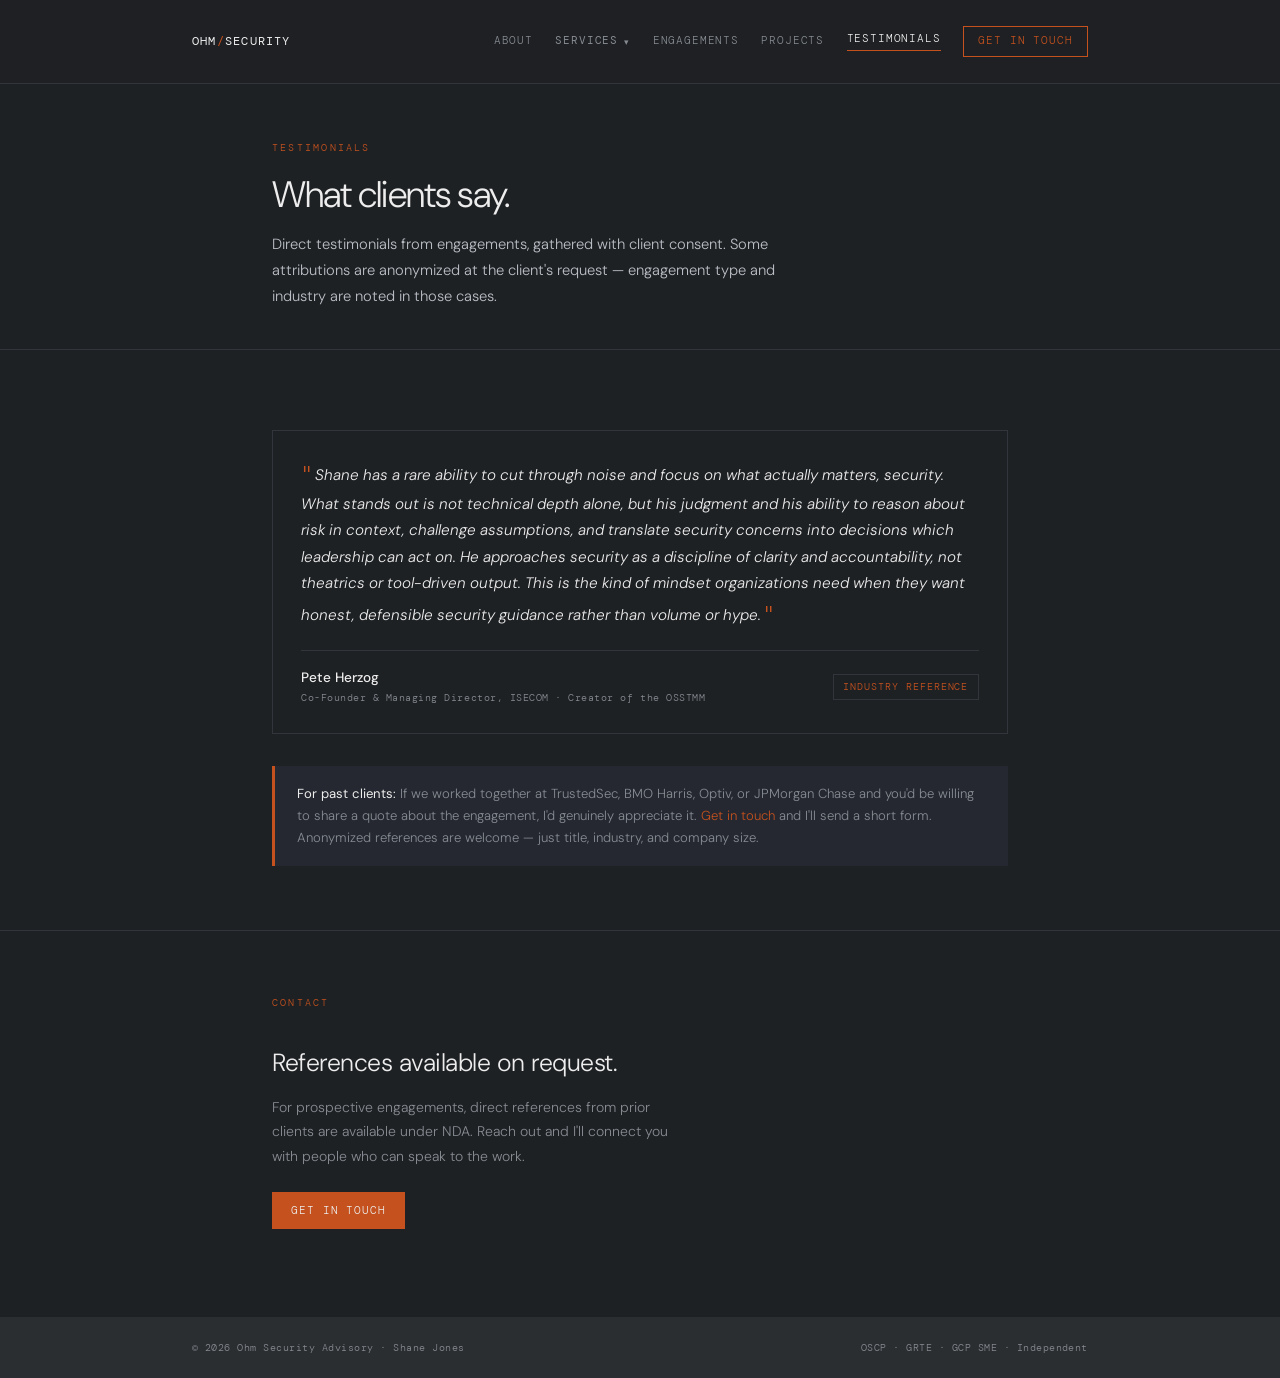
<file: testimonials.html>
<!DOCTYPE html>
<html lang="en">
<head>
  <meta charset="UTF-8">
  <meta name="viewport" content="width=device-width, initial-scale=1.0">
  <meta name="theme-color" content="#1e2124">
  <meta name="author" content="Shane Jones">
  <meta name="robots" content="index, follow, max-image-preview:large">

  <title>Client Testimonials &amp; References | Ohm Security Advisory</title>
  <meta name="description" content="Client testimonials and references from offensive security, AI/ML security, and secure development engagements at Ohm Security Advisory.">

  <link rel="canonical" href="https://ohmsecurityadvisory.com/testimonials.html">

  <meta property="og:type" content="website">
  <meta property="og:site_name" content="Ohm Security Advisory">
  <meta property="og:title" content="Client Testimonials &amp; References | Ohm Security Advisory">
  <meta property="og:description" content="Client testimonials from security and development engagements.">
  <meta property="og:url" content="https://ohmsecurityadvisory.com/testimonials.html">
  <meta property="og:image" content="https://ohmsecurityadvisory.com/og-image.png">
  <meta property="og:image:width" content="1200">
  <meta property="og:image:height" content="630">
  <meta property="og:locale" content="en_US">

  <meta name="twitter:card" content="summary_large_image">
  <meta name="twitter:title" content="Client Testimonials &amp; References | Ohm Security Advisory">
  <meta name="twitter:description" content="Client testimonials from security and development engagements.">
  <meta name="twitter:image" content="https://ohmsecurityadvisory.com/og-image.png">

  <link rel="icon" type="image/svg+xml" href="favicon.svg">

  <link rel="preconnect" href="https://fonts.googleapis.com">
  <link rel="preconnect" href="https://fonts.gstatic.com" crossorigin>
  <link href="https://fonts.googleapis.com/css2?family=DM+Mono:wght@300;400;500&family=DM+Sans:ital,wght@0,300;0,400;0,500;1,300&display=swap" rel="stylesheet">
  <link rel="stylesheet" href="styles.css">
</head>
<body>

  <nav>
    <div class="container-wide">
      <a href="index.html" class="logo">OHM<span>/</span>SECURITY</a>
      <button class="nav-toggle" aria-expanded="false" aria-controls="primary-nav">Menu</button>
      <div class="nav-links" id="primary-nav">
        <a href="about.html">About</a>
        <div class="nav-dropdown">
          <button class="nav-dropdown-trigger" aria-expanded="false" aria-haspopup="true">Services <span class="caret">▾</span></button>
          <div class="nav-dropdown-menu">
            <a href="cloud-security.html">Cloud Security</a>
            <a href="ai-ml-security.html">AI/ML Security</a>
            <a href="secure-development.html">Secure Development</a>
          </div>
        </div>
        <a href="engagements.html">Engagements</a>
        <a href="projects.html">Projects</a>
        <a href="testimonials.html" class="active">Testimonials</a>
        <a href="contact.html" class="nav-cta">Get in touch</a>
      </div>
    </div>
  </nav>

  <main>

    <header class="page-header">
      <div class="container">
        <div class="eyebrow">Testimonials</div>
        <h1>What clients say.</h1>
        <p>Direct testimonials from engagements, gathered with client consent. Some attributions are anonymized at the client's request — engagement type and industry are noted in those cases.</p>
      </div>
    </header>

    <section class="section">
      <div class="section-pad">
        <div class="container">

          <!--
            ════════════════════════════════════════════════════════════════
            HOW TO ADD A NEW TESTIMONIAL

            Copy the block below this comment, paste it inside
            <div class="testimonial-grid"> and fill it in.

            Anonymized version: replace name with "Director of Security" or similar,
            put industry/company size in testimonial-role.

            <div class="testimonial">
              <div class="testimonial-quote">Their quote here, kept verbatim where possible.</div>
              <div class="testimonial-attribution">
                <div>
                  <div class="testimonial-name">First Last</div>
                  <div class="testimonial-role">Title · Company</div>
                </div>
                <div class="testimonial-engagement">Engagement Type</div>
              </div>
            </div>

            Engagement Type values to keep consistent:
              · Cloud Security
              · AI/ML Security
              · Secure Development
              · Red Team
              · Pen Test
            ════════════════════════════════════════════════════════════════
          -->

          <div class="testimonial-grid">

            <div class="testimonial">
              <div class="testimonial-quote">Shane has a rare ability to cut through noise and focus on what actually matters, security. What stands out is not technical depth alone, but his judgment and his ability to reason about risk in context, challenge assumptions, and translate security concerns into decisions which leadership can act on. He approaches security as a discipline of clarity and accountability, not theatrics or tool-driven output. This is the kind of mindset organizations need when they want honest, defensible security guidance rather than volume or hype.</div>
              <div class="testimonial-attribution">
                <div>
                  <div class="testimonial-name"><a href="https://www.linkedin.com/in/peteherzog/" rel="noopener" style="color:inherit;text-decoration:none">Pete Herzog</a></div>
                  <div class="testimonial-role">Co-Founder &amp; Managing Director, ISECOM · Creator of the OSSTMM</div>
                </div>
                <div class="testimonial-engagement">Industry Reference</div>
              </div>
            </div>

            <!-- ──────────────────────────────────────────────
                 PLACEHOLDER (delete or replace with real ones)
                 ────────────────────────────────────────────── -->
            <!--
            <div class="testimonial">
              <div class="testimonial-quote">Shane found a privilege escalation path our cloud team had missed for two years. Direct, written up clearly, with reproduction steps. We had it patched within a week.</div>
              <div class="testimonial-attribution">
                <div>
                  <div class="testimonial-name">Director of Security</div>
                  <div class="testimonial-role">Healthcare SaaS · Series C</div>
                </div>
                <div class="testimonial-engagement">Cloud Security</div>
              </div>
            </div>
            -->

          </div>

          <div class="callout" style="margin-top:2rem">
            <strong>For past clients:</strong> If we worked together at TrustedSec, BMO Harris, Optiv, or JPMorgan Chase and you'd be willing to share a quote about the engagement, I'd genuinely appreciate it. <a href="contact.html">Get in touch</a> and I'll send a short form. Anonymized references are welcome — just title, industry, and company size.
          </div>

        </div>
      </div>
    </section>

    <!-- Contact CTA -->
    <section class="contact-section">
      <div class="contact-pad">
        <div class="container">
          <div class="eyebrow">Contact</div>
          <h2>References available on request.</h2>
          <p style="font-size:0.875rem;color:var(--muted);max-width:420px;line-height:1.75;margin-bottom:1.5rem">
            For prospective engagements, direct references from prior clients are available under NDA. Reach out and I'll connect you with people who can speak to the work.
          </p>
          <a href="contact.html" class="btn btn-solid">Get in touch</a>
        </div>
      </div>
    </section>

  </main>

  <footer>
    <div class="container-wide">
      <span class="fc">© <span class="copyright-year">2026</span> Ohm Security Advisory · Shane Jones</span>
      <span class="fc">OSCP · GRTE · GCP SME · Independent</span>
    </div>
  </footer>

  <script src="nav.js"></script>
</body>
</html>
</file>
<file: styles.css>
/* ════════════════════════════════════════════════════════════════
   Ohm Security Advisory — shared stylesheet
   Color, type, and component system. All pages link this file.
   ════════════════════════════════════════════════════════════════ */

*, *::before, *::after { box-sizing: border-box; margin: 0; padding: 0; }

:root {
  --orange:   #C4511E;
  --copper:   #D96A2C;
  --gunmetal: #2B2E31;
  --graphite: #4A4F55;
  --offwhite: #EDEDED;
  --bg:       #1e2124;
  --surface:  #252830;
  --border:   #32363c;
  --muted:    #878C93;   /* was #585d64 — now ~4.78:1, passes WCAG AA */
  --text:     #EDEDED;
  --text-2:   #BCC1C8;   /* paragraph copy — ~8.93:1, passes WCAG AAA */
  --text-3:   #A0A5AC;   /* lead/intro copy — ~6.52:1, passes WCAG AA+ */
}

html { scroll-behavior: smooth; }

body {
  background: var(--bg);
  color: var(--text);
  font-family: 'DM Sans', sans-serif;
  font-weight: 300;
  line-height: 1.6;
  min-height: 100vh;
  display: flex;
  flex-direction: column;
}

main { flex: 1; }

.container {
  max-width: 800px;
  margin: 0 auto;
  padding: 0 2rem;
}

.container-wide {
  max-width: 960px;
  margin: 0 auto;
  padding: 0 2rem;
}

/* ── Nav ── */
nav {
  padding: 1.6rem 0;
  border-bottom: 1px solid var(--border);
  position: sticky;
  top: 0;
  background: rgba(30,33,36,0.97);
  backdrop-filter: blur(8px);
  z-index: 50;
}
nav .container-wide { display: flex; align-items: center; justify-content: space-between; }
.logo {
  font-family: 'DM Mono', monospace;
  font-size: 0.76rem;
  font-weight: 400;
  color: var(--offwhite);
  text-decoration: none;
  letter-spacing: 0.1em;
}
.logo span { color: var(--orange); }

.nav-links { display: flex; gap: 1.4rem; align-items: center; }
.nav-links a {
  font-family: 'DM Mono', monospace;
  font-size: 0.66rem;
  color: var(--muted);
  text-decoration: none;
  letter-spacing: 0.08em;
  text-transform: uppercase;
  transition: color 0.2s;
}
.nav-links a:hover { color: var(--offwhite); }
.nav-links a.active { color: var(--offwhite); border-bottom: 1px solid var(--orange); padding-bottom: 2px; }
.nav-cta {
  padding: 0.4rem 0.9rem;
  border: 1px solid var(--orange);
  color: var(--orange) !important;
  transition: background 0.2s, color 0.2s !important;
}
.nav-cta:hover { background: var(--orange); color: var(--offwhite) !important; }
.nav-cta.active { border-bottom: 1px solid var(--orange); padding-bottom: 0.4rem; }

/* ── Dropdown ── */
.nav-dropdown { position: relative; display: flex; align-items: center; }
.nav-dropdown-trigger {
  background: transparent;
  border: none;
  padding: 0;
  margin: 0;
  font-family: 'DM Mono', monospace;
  font-size: 0.66rem;
  line-height: 1;
  color: var(--muted);
  letter-spacing: 0.08em;
  text-transform: uppercase;
  cursor: pointer;
  display: inline-flex;
  align-items: center;
  gap: 0.4rem;
  transition: color 0.2s;
  -webkit-appearance: none;
  appearance: none;
}
.nav-dropdown-trigger:hover,
.nav-dropdown-trigger[aria-expanded="true"] { color: var(--offwhite); }
.nav-dropdown-trigger.active { color: var(--offwhite); border-bottom: 1px solid var(--orange); padding-bottom: 2px; }
.nav-dropdown-trigger .caret {
  display: inline-block;
  font-size: 0.55rem;
  margin-top: 1px;
  transition: transform 0.2s;
}
.nav-dropdown-trigger[aria-expanded="true"] .caret { transform: rotate(180deg); }

.nav-dropdown-menu {
  position: absolute;
  top: 100%;
  right: 0;
  min-width: 220px;
  background: rgba(30,33,36,0.99);
  backdrop-filter: blur(8px);
  border: 1px solid var(--border);
  padding: 0.5rem 0;
  margin-top: 1.6rem;
  display: none;
  flex-direction: column;
  z-index: 60;
}
/* Invisible bridge so hover doesn't break crossing the gap */
.nav-dropdown-menu::before {
  content: '';
  position: absolute;
  top: -1.6rem;
  left: 0;
  right: 0;
  height: 1.6rem;
}
.nav-dropdown-menu a {
  padding: 0.6rem 1.1rem;
  border-bottom: 1px solid var(--border);
  color: var(--muted);
  white-space: nowrap;
}
.nav-dropdown-menu a:last-child { border-bottom: none; }
.nav-dropdown-menu a:hover { color: var(--offwhite); background: var(--surface); }
.nav-dropdown-menu a.active { color: var(--orange); border-bottom: 1px solid var(--border); padding-bottom: 0.6rem; }
.nav-dropdown-menu a:last-child.active { border-bottom: none; }

/* Open via hover (desktop) or aria-expanded (mouse-click + keyboard) */
.nav-dropdown:hover .nav-dropdown-menu,
.nav-dropdown-trigger[aria-expanded="true"] + .nav-dropdown-menu { display: flex; }

/* Mobile menu toggle */
.nav-toggle {
  display: none;
  background: transparent;
  border: 1px solid var(--border);
  color: var(--muted);
  font-family: 'DM Mono', monospace;
  font-size: 0.7rem;
  letter-spacing: 0.08em;
  padding: 0.4rem 0.8rem;
  cursor: pointer;
}

/* ── Hero ── */
.hero {
  padding: 5.5rem 0 4.5rem;
  border-bottom: 1px solid var(--border);
}
.hero .container {
  display: grid;
  grid-template-columns: 1fr 190px;
  gap: 2.5rem;
  align-items: start;
}
.hero-eyebrow {
  font-family: 'DM Mono', monospace;
  font-size: 0.66rem;
  color: var(--orange);
  letter-spacing: 0.22em;
  text-transform: uppercase;
  margin-bottom: 1.4rem;
  opacity: 0;
  animation: fadeUp 0.5s 0.05s forwards;
}
.hero h1 {
  font-size: clamp(2rem, 4vw, 2.9rem);
  font-weight: 300;
  line-height: 1.18;
  letter-spacing: -0.025em;
  margin-bottom: 1.4rem;
  color: var(--offwhite);
  opacity: 0;
  animation: fadeUp 0.5s 0.12s forwards;
}
.hero h1 em { font-style: italic; color: var(--text-3); }
.hero-sub {
  font-size: 0.9rem;
  color: var(--text-2);
  line-height: 1.8;
  max-width: 460px;
  margin-bottom: 1.75rem;
  opacity: 0;
  animation: fadeUp 0.5s 0.2s forwards;
}
.hero-certs {
  display: flex;
  gap: 0.5rem;
  flex-wrap: wrap;
  margin-bottom: 2rem;
  opacity: 0;
  animation: fadeUp 0.5s 0.26s forwards;
}
.cert {
  font-family: 'DM Mono', monospace;
  font-size: 0.62rem;
  letter-spacing: 0.1em;
  text-transform: uppercase;
  padding: 0.28rem 0.65rem;
}
.cert-main { border: 1px solid var(--orange); color: var(--orange); }
.cert-sec  { border: 1px solid var(--border);  color: var(--muted); }

.hero-btns {
  display: flex;
  gap: 0.75rem;
  opacity: 0;
  animation: fadeUp 0.5s 0.32s forwards;
  flex-wrap: wrap;
}

.btn {
  font-family: 'DM Mono', monospace;
  font-size: 0.7rem;
  letter-spacing: 0.08em;
  text-transform: uppercase;
  text-decoration: none;
  padding: 0.6rem 1.2rem;
  transition: all 0.18s;
  display: inline-block;
  cursor: pointer;
  border: none;
}
.btn-solid  { background: var(--orange); color: var(--offwhite); }
.btn-solid:hover { background: var(--copper); }
.btn-outline { border: 1px solid var(--border); color: var(--muted); background: transparent; }
.btn-outline:hover { border-color: var(--graphite); color: var(--offwhite); }

/* Headshot */
.headshot { opacity: 0; animation: fadeIn 0.7s 0.4s forwards; }
.headshot img {
  width: 100%;
  height: 230px;
  object-fit: cover;
  object-position: center 10%;
  display: block;
  border-left: 3px solid var(--orange);
  filter: saturate(0.92);
}
.headshot-label {
  font-family: 'DM Mono', monospace;
  font-size: 0.6rem;
  color: var(--muted);
  letter-spacing: 0.06em;
  text-align: right;
  margin-top: 0.5rem;
}

/* ── Page header (non-home pages) ── */
.page-header {
  padding: 3.5rem 0 2.5rem;
  border-bottom: 1px solid var(--border);
}
.page-header .eyebrow {
  margin-bottom: 1rem;
}
.page-header h1 {
  font-size: clamp(1.7rem, 3vw, 2.3rem);
  font-weight: 300;
  letter-spacing: -0.022em;
  color: var(--offwhite);
  line-height: 1.2;
  max-width: 680px;
  margin-bottom: 1rem;
}
.page-header p {
  font-size: 0.92rem;
  color: var(--text-2);
  line-height: 1.75;
  max-width: 540px;
}

/* ── Sections ── */
.section { border-top: 1px solid var(--border); }
.section:first-of-type { border-top: none; }
.section-pad { padding: 4rem 0; }
.eyebrow {
  font-family: 'DM Mono', monospace;
  font-size: 0.63rem;
  letter-spacing: 0.22em;
  text-transform: uppercase;
  color: var(--orange);
  margin-bottom: 2rem;
}
h2 {
  font-size: 1.55rem;
  font-weight: 300;
  letter-spacing: -0.02em;
  color: var(--offwhite);
  margin-bottom: 0.75rem;
}
.lead {
  font-size: 0.875rem;
  color: var(--muted);
  line-height: 1.75;
  max-width: 500px;
  margin-bottom: 2rem;
}

/* ── Service overview grid (home page) ── */
.service-grid {
  display: grid;
  grid-template-columns: repeat(3, 1fr);
  gap: 1.25rem;
  margin-top: 1rem;
}
.service-card {
  border: 1px solid var(--border);
  padding: 1.6rem 1.6rem 1.4rem;
  text-decoration: none;
  display: flex;
  flex-direction: column;
  background: transparent;
  transition: background 0.18s, border-color 0.18s, transform 0.18s;
}
.service-card:hover { background: var(--surface); border-color: var(--graphite); transform: translateY(-2px); }
.service-card-id {
  font-family: 'DM Mono', monospace;
  font-size: 0.62rem;
  color: var(--orange);
  letter-spacing: 0.16em;
  text-transform: uppercase;
  margin-bottom: 0.85rem;
}
.service-card-title {
  font-size: 1.02rem;
  font-weight: 500;
  color: var(--offwhite);
  margin-bottom: 0.5rem;
  letter-spacing: -0.01em;
}
.service-card-desc {
  font-size: 0.82rem;
  color: var(--text-2);
  line-height: 1.7;
  margin-bottom: 1.2rem;
  flex-grow: 1;
}
.service-card-arrow {
  font-family: 'DM Mono', monospace;
  font-size: 0.66rem;
  color: var(--orange);
  letter-spacing: 0.1em;
  text-transform: uppercase;
}

/* ── Tiers ── */
.tiers { border: 1px solid var(--border); display: flex; flex-direction: column; }
.tier {
  padding: 1.6rem 1.75rem;
  display: grid;
  grid-template-columns: 60px 1fr auto;
  gap: 1rem;
  border-bottom: 1px solid var(--border);
  transition: background 0.18s;
}
.tier:last-child { border-bottom: none; }
.tier:hover { background: var(--surface); }
.tier-id { font-family: 'DM Mono', monospace; font-size: 0.62rem; color: var(--orange); letter-spacing: 0.08em; padding-top: 3px; }
.tier-name { font-size: 0.92rem; font-weight: 500; color: var(--offwhite); margin-bottom: 0.2rem; }
.tier-eta { font-family: 'DM Mono', monospace; font-size: 0.65rem; color: var(--muted); margin-bottom: 0.55rem; }
.tier-copy { font-size: 0.83rem; color: var(--text-2); line-height: 1.65; max-width: 460px; }
.tier-rate { text-align: right; white-space: nowrap; padding-top: 3px; }
.tier-rate a { font-family: 'DM Mono', monospace; font-size: 0.65rem; letter-spacing: 0.05em; color: var(--orange); text-decoration: none; }
.tier-rate a:hover { color: var(--copper); }

.callout {
  margin-top: 1rem;
  padding: 1.1rem 1.4rem;
  background: var(--surface);
  border-left: 3px solid var(--orange);
  font-size: 0.82rem;
  color: var(--muted);
  line-height: 1.65;
}
.callout a { color: var(--orange); text-decoration: none; }
.callout a:hover { color: var(--copper); }
.callout strong { color: var(--offwhite); font-weight: 400; }

/* ── About ── */
.about-cols { display: grid; grid-template-columns: 1fr 280px; gap: 3rem; align-items: start; }
.about-copy { font-size: 0.875rem; color: var(--text-2); line-height: 1.85; }
.about-copy p + p { margin-top: 0.9rem; }
.about-copy strong { color: var(--offwhite); font-weight: 400; }
.skills { display: flex; flex-wrap: wrap; gap: 0.4rem; margin-top: 1.5rem; }
.skill {
  font-family: 'DM Mono', monospace;
  font-size: 0.6rem;
  letter-spacing: 0.06em;
  padding: 0.25rem 0.6rem;
  border: 1px solid var(--border);
  color: var(--muted);
  background: var(--surface);
}
.timeline { display: flex; flex-direction: column; }
.tl-item { display: grid; grid-template-columns: 10px 1fr; gap: 0.9rem; padding-bottom: 1.25rem; position: relative; }
.tl-item:not(:last-child)::before {
  content: ''; position: absolute; left: 4px; top: 8px; bottom: 0;
  width: 1px; background: var(--border);
}
.tl-dot { width: 9px; height: 9px; border-radius: 50%; background: var(--orange); flex-shrink: 0; margin-top: 3px; }
.tl-co { font-size: 0.85rem; font-weight: 500; color: var(--offwhite); line-height: 1.3; }
.tl-role { font-family: 'DM Mono', monospace; font-size: 0.62rem; color: var(--muted); margin-top: 2px; }
.certs-block { margin-top: 1.75rem; padding-top: 1.5rem; border-top: 1px solid var(--border); }
.certs-label { font-family: 'DM Mono', monospace; font-size: 0.6rem; letter-spacing: 0.18em; text-transform: uppercase; color: var(--orange); margin-bottom: 0.75rem; }
.cert-line { font-size: 0.82rem; color: var(--offwhite); margin-bottom: 0.3rem; }
.cert-line span { color: var(--muted); }

/* ── Testimonials ── */
.testimonial-grid {
  display: flex;
  flex-direction: column;
  gap: 1.25rem;
  margin-top: 1rem;
}
.testimonial {
  border: 1px solid var(--border);
  padding: 1.6rem 1.75rem;
  background: transparent;
  transition: background 0.18s;
  position: relative;
}
.testimonial:hover { background: var(--surface); }
.testimonial-quote {
  font-size: 0.95rem;
  color: var(--offwhite);
  line-height: 1.75;
  font-style: italic;
  margin-bottom: 1.2rem;
}
.testimonial-quote::before {
  content: '"';
  font-family: 'DM Mono', monospace;
  font-style: normal;
  color: var(--orange);
  font-size: 1.2rem;
  margin-right: 0.2rem;
}
.testimonial-quote::after {
  content: '"';
  font-family: 'DM Mono', monospace;
  font-style: normal;
  color: var(--orange);
  font-size: 1.2rem;
  margin-left: 0.1rem;
}
.testimonial-attribution {
  display: grid;
  grid-template-columns: 1fr auto;
  gap: 0.5rem;
  align-items: center;
  border-top: 1px solid var(--border);
  padding-top: 1rem;
}
.testimonial-name {
  font-size: 0.85rem;
  color: var(--offwhite);
  font-weight: 500;
}
.testimonial-role {
  font-family: 'DM Mono', monospace;
  font-size: 0.65rem;
  color: var(--muted);
  letter-spacing: 0.05em;
  margin-top: 2px;
}
.testimonial-engagement {
  font-family: 'DM Mono', monospace;
  font-size: 0.6rem;
  color: var(--orange);
  letter-spacing: 0.1em;
  text-transform: uppercase;
  border: 1px solid var(--border);
  padding: 0.25rem 0.6rem;
}
.testimonial-empty {
  border: 1px dashed var(--border);
  padding: 2.5rem 1.75rem;
  text-align: center;
  color: var(--muted);
  font-size: 0.85rem;
  line-height: 1.7;
}
.testimonial-empty p { margin-bottom: 0.5rem; }

/* ── Contact ── */
.contact-section { border-top: 1px solid var(--border); }
.contact-pad { padding: 4rem 0 5.5rem; }
.contact-cols {
  display: grid;
  grid-template-columns: 1fr 1fr;
  gap: 2.5rem;
  margin-top: 2rem;
  align-items: start;
}
.contact-block h3 {
  font-family: 'DM Mono', monospace;
  font-size: 0.65rem;
  letter-spacing: 0.12em;
  text-transform: uppercase;
  color: var(--muted);
  margin-bottom: 0.5rem;
}
.contact-block p { font-size: 0.83rem; color: var(--muted); line-height: 1.65; margin-bottom: 0.65rem; }
.clink { font-family: 'DM Mono', monospace; font-size: 0.78rem; color: var(--orange); text-decoration: none; }
.clink:hover { color: var(--copper); }

/* ── Contact form ── */
.contact-form { display: flex; flex-direction: column; gap: 0.75rem; }
.contact-form input,
.contact-form textarea {
  background: var(--surface);
  border: 1px solid var(--border);
  color: var(--text);
  font-family: 'DM Sans', sans-serif;
  font-size: 0.83rem;
  font-weight: 300;
  padding: 0.65rem 0.85rem;
  width: 100%;
  outline: none;
  transition: border-color 0.2s;
  resize: vertical;
}
.contact-form input::placeholder,
.contact-form textarea::placeholder { color: var(--muted); }
.contact-form input:focus,
.contact-form textarea:focus { border-color: var(--graphite); }
.contact-form textarea { min-height: 110px; }

/* ── Home page section CTAs (preview blocks) ── */
.preview-cta {
  margin-top: 1.5rem;
  font-family: 'DM Mono', monospace;
  font-size: 0.7rem;
  letter-spacing: 0.08em;
  text-transform: uppercase;
  color: var(--orange);
  text-decoration: none;
  display: inline-block;
  border-bottom: 1px solid transparent;
  padding-bottom: 2px;
  transition: border-color 0.2s, color 0.2s;
}
.preview-cta:hover { border-color: var(--orange); color: var(--copper); }

/* ── Footer ── */
footer { background: var(--gunmetal); padding: 1.4rem 0; }
footer .container-wide { display: flex; justify-content: space-between; align-items: center; gap: 1rem; flex-wrap: wrap; }
.fc { font-family: 'DM Mono', monospace; font-size: 0.62rem; color: var(--muted); letter-spacing: 0.05em; }

/* ── Animations ── */
@keyframes fadeUp {
  from { opacity: 0; transform: translateY(12px); }
  to   { opacity: 1; transform: translateY(0); }
}
@keyframes fadeIn {
  from { opacity: 0; }
  to   { opacity: 1; }
}

/* ── Mobile ── */
@media (max-width: 800px) {
  .nav-toggle { display: block; }
  .nav-links {
    display: none;
    position: absolute;
    top: 100%;
    left: 0;
    right: 0;
    flex-direction: column;
    align-items: stretch;
    background: rgba(30,33,36,0.99);
    backdrop-filter: blur(8px);
    border-bottom: 1px solid var(--border);
    padding: 1rem 2rem 1.5rem;
    gap: 1rem;
  }
  .nav-links.is-open { display: flex; }
  .nav-links a { padding: 0.4rem 0; }
  .nav-links a.active { border-bottom: none; padding-bottom: 0.4rem; color: var(--orange); }
  .nav-cta { text-align: center; }

  /* Dropdown becomes inline list on mobile */
  .nav-dropdown { width: 100%; }
  .nav-dropdown-trigger { width: 100%; padding: 0.4rem 0; justify-content: space-between; }
  .nav-dropdown-menu {
    position: static;
    display: flex;
    background: transparent;
    backdrop-filter: none;
    border: none;
    border-left: 1px solid var(--border);
    margin-top: 0.5rem;
    margin-left: 0.5rem;
    padding: 0;
    min-width: 0;
  }
  .nav-dropdown-menu::before { display: none; }
  .nav-dropdown-menu a {
    padding: 0.4rem 0 0.4rem 0.85rem;
    border-bottom: none;
    white-space: normal;
  }
  .nav-dropdown-menu a:hover { background: transparent; }
  .nav-dropdown:hover .nav-dropdown-menu { display: flex; }
}

@media (max-width: 760px) {
  .service-grid { grid-template-columns: 1fr; }
}

@media (max-width: 660px) {
  .hero .container  { grid-template-columns: 1fr; }
  .headshot         { display: none; }
  .about-cols       { grid-template-columns: 1fr; }
  .contact-cols     { grid-template-columns: 1fr; }
  .tier             { grid-template-columns: 60px 1fr; }
  .tier-rate        { grid-column: 2; text-align: left; }
  .testimonial-attribution { grid-template-columns: 1fr; }
  .testimonial-engagement { justify-self: start; }
}
</file>
